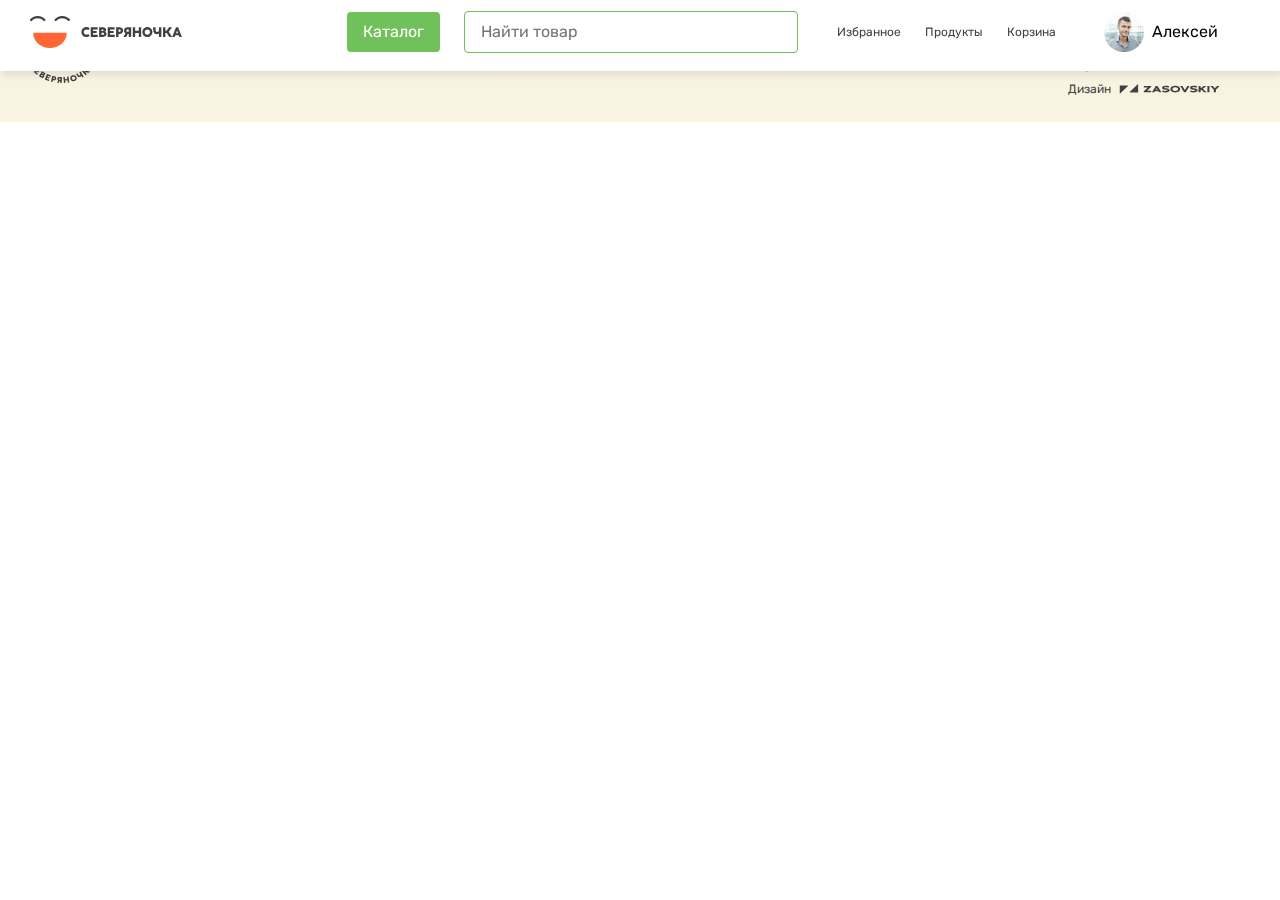
<file: basket.html>
<!DOCTYPE html>
<html lang="en">
  <head>
    <meta charset="UTF-8" />
    <meta http-equiv="X-UA-Compatible" content="IE=edge" />
    <meta name="viewport" content="width=device-width, initial-scale=1.0" />
    <title>Home</title>
    <link rel="stylesheet" href="bootstrap/bootstrap.css" />
    <link rel="stylesheet" href="./css/home.min.css" />
    <link
      rel="stylesheet"
      href="https://unicons.iconscout.com/release/v4.0.0/css/line.css"
    />
  </head>
  <body>
    <header>
      <nav id="navbar">
        <div class="container">
          <div
            class="nav-container gap-5 d-flex justify-content-between align-items-center"
          >
            <div class="nav-logo w-auto">
              <a class="navbar-brand" href="index.html"
                ><img src="images/nav-logo.svg" alt=""
              /></a>
              <a class="navbar__res-logo" href="index.html"
                ><img src="images/res-logo.svg" alt=""
              /></a>
            </div>
            <div class="nav__scroll d-flex justify-content-between w-100">
              <div
                class="nav-middle w-100 d-flex align-items-center justify-content-center gap-4"
              >
                <div
                  class="nav-catalog d-none d-sm-flex align-items-center gap-2"
                >
                  <button id="navbar_btn" class="">
                    <i class="uil uil-bars"></i>
                  </button>
                  <a href="catalog.html">Каталог</a>
                </div>
                <div class="nav-input">
                  <form>
                    <input
                      class="search"
                      placeholder="Найти товар"
                      type="text"
                    />
                    <i class="uil uil-search"></i>
                  </form>
                </div>
              </div>
              <div class="nav-right d-flex align-items-center gap-5">
                <div class="nav__menus-icons d-flex gap-4">
                  <div
                    class="nav__menu-icon d-flex flex-column align-items-center"
                  >
                    <a href="favourite.html">
                      <i class="uil uil-heart"> </i>
                    </a>
                    <p class="m-0">Избранное</p>
                  </div>
                  <div class="nav__menu-icon">
                    <a href="products.html" class="d-flex flex-column align-items-center">
                      <i class="uil uil-box"></i>
                      <p class="m-0">Продукты</p>
                    </a>
                  </div>
                  <div
                    class="nav__menu-icon d-flex flex-column align-items-center"
                  >
                    <a href="basket.html" type="button">
                      <i class="uil uil-shopping-cart"> </i>
                    </a>
                    <p class="m-0">Корзина</p>
                  </div>
                </div>
                <div class="nav-avatar d-flex align-items-center gap-3">
                  <button id="myBtn" class="d-flex align-items-center gap-2">
                    <img src="images/profile.svg" alt="" />
                    <p class="m-0">Алексей</p>
                  </button>
                  <button>
                    <i class="ps-3 uil uil-angle-down"></i>
                  </button>
                </div>
                <div id="myModal" class="modal">
                  <div
                    class="modal-content d-flex justify-content-center align-items-center"
                  >
                    <span class="close">&times;</span>
                    <h1>Вход</h1>
                    <form action="submit">
                      <div class="phone d-flex">
                        <label for="phone">Телефон</label>
                        <input
                          id="phone"
                          type="number"
                          pattern=" ^\+998(33|7(0|1|7)|88|9\d{1})(\d{7})$"
                        />
                      </div>
                      <button class="submit" type="submit">Вход</button>
                      <div class="btns d-flex justify-content-between">
                        <button>Регистрация</button>
                        <button>Забыли пароль?</button>
                      </div>
                    </form>
                  </div>
                </div>
              </div>
            </div>
          </div>
        </div>
        <div class="navbarr">
          <div class="navbar">
            <div id="navbarMenu" class="navbar-menus">
              <div class="container">
                <ul class="navbar-nav m-0">
                  <div class="nav__item-menus">
                    <li class="nav-item custom_item-btn">
                      <a class="nav-link" href="catalog.html"
                        >Молоко, сыр, яйцо</a
                      >
                    </li>
                    <li class="nav-item custom-item">
                      <a class="nav-link custom-navlink" href="catalog.html"
                        >Хлеб</a
                      >
                    </li>
                    <li class="nav-item custom-item">
                      <a class="nav-link custom-navlink" href="catalog.html"
                        >Фрукты и овощи</a
                      >
                    </li>
                    <li class="nav-item custom_item-btn">
                      <a class="nav-link" href="catalog.html"
                        >Замороженные продукты</a
                      >
                    </li>
                  </div>
                  <div class="nav__item-menus">
                    <li class="nav-item custom_item-btn">
                      <a class="nav-link" href="catalog.html">Напитки</a>
                    </li>
                    <li class="nav-item custom-item">
                      <a class="nav-link custom-navlink" href="catalog.html"
                        >Кондитерские изделия</a
                      >
                    </li>
                    <li class="nav-item custom-item">
                      <a class="nav-link custom-navlink" href="catalog.html"
                        >Чай, кофе</a
                      >
                    </li>
                  </div>
                  <div class="nav__item-menus">
                    <li class="nav-item custom_item-btn">
                      <a class="nav-link" href="catalog.html">Бакалея</a>
                    </li>
                    <li class="nav-item custom-item">
                      <a class="nav-link custom-navlink" href="catalog.html"
                        >Здоровое питание</a
                      >
                    </li>
                    <li class="nav-item custom-item">
                      <a class="nav-link custom-navlink" href="catalog.html"
                        >Зоотовары</a
                      >
                    </li>
                  </div>
                  <div class="nav__item-menus">
                    <li class="nav-item custom_item-btn">
                      <a class="nav-link" href="catalog.html"
                        >Непродовольственные товары</a
                      >
                    </li>
                    <li class="nav-item custom-item">
                      <a class="nav-link custom-navlink" href="catalog.html"
                        >Детское питание</a
                      >
                    </li>
                    <li class="nav-item custom-item">
                      <a class="nav-link custom-navlink" href="catalog.html"
                        >Мясо, птица, колбаса</a
                      >
                    </li>
                  </div>
                </ul>
              </div>
            </div>
          </div>
        </div>
      </nav>
    </header>
    <section class="bottom__fixed-menu">
      <div class="container">
        <div class="bottom__fixed-btns align-items-center">
          <button
            id="footer__btn"
            class="d-flex flex-column align-items-center"
          >
            <img src="images/bottom-menu.svg" alt="" />
            Каталог
          </button>
          <a
            href="favourite.html"
            class="d-flex flex-column align-items-center"
          >
            <img src="images/bottom-heart.svg" alt="" />
            Избранное
          </a>
          <a href="products.html" class="d-flex flex-column align-items-center">
            <img src="images/bottom-box.svg" alt="" />
            Продукты
          </a>
          <a href="basket.html" class="d-flex flex-column align-items-center">
            <img src="images/bottom-cart.svg" alt="" />
            Корзина
          </a>
          <button id="myBtn">
            <img src="images/profile.svg" alt="" />
          </button>
          <div id="myModal" class="modal">
            <div
              class="modal-content d-flex justify-content-center align-items-center"
            >
              <span class="close">&times;</span>
              <h1>Вход</h1>
              <form action="submit">
                <div class="phone d-flex">
                  <label for="phone">Телефон</label>
                  <input
                    id="phone"
                    type="number"
                    pattern=" ^\+998(33|7(0|1|7)|88|9\d{1})(\d{7})$"
                  />
                </div>
                <button class="submit" type="submit">Вход</button>
                <div class="btns d-flex justify-content-between">
                  <button>Регистрация</button>
                  <button>Забыли пароль?</button>
                </div>
              </form>
            </div>
          </div>
        </div>
      </div>
      <div class="container">
        <div class="footer__fixed">
          <div class="footerr">
            <div id="footerMenu" class="footer__fixed-menus">
              <ul class="footer-nav m-0">
                <div class="footer__item-menus">
                  <li class="nav-item custom_item-btn">
                    <a class="nav-link" href="catalog.html"
                      >Молоко, сыр, яйцо</a
                    >
                  </li>
                  <li class="nav-item custom-item">
                    <a class="nav-link custom-navlink" href="catalog.html"
                      >Хлеб</a
                    >
                  </li>
                  <li class="nav-item custom-item">
                    <a class="nav-link custom-navlink" href="catalog.html"
                      >Фрукты и овощи</a
                    >
                  </li>
                  <li class="nav-item custom_item-btn">
                    <a class="nav-link" href="catalog.html"
                      >Замороженные продукты</a
                    >
                  </li>
                </div>
                <div class="nav__item-menus">
                  <li class="nav-item custom_item-btn">
                    <a class="nav-link" href="catalog.html">Напитки</a>
                  </li>
                  <li class="nav-item custom-item">
                    <a class="nav-link custom-navlink" href="catalog.html"
                      >Кондитерские изделия</a
                    >
                  </li>
                  <li class="nav-item custom-item">
                    <a class="nav-link custom-navlink" href="catalog.html"
                      >Чай, кофе</a
                    >
                  </li>
                </div>
                <div class="nav__item-menus">
                  <li class="nav-item custom_item-btn">
                    <a class="nav-link" href="catalog.html">Бакалея</a>
                  </li>
                  <li class="nav-item custom-item">
                    <a class="nav-link custom-navlink" href="catalog.html"
                      >Здоровое питание</a
                    >
                  </li>
                  <li class="nav-item custom-item">
                    <a class="nav-link custom-navlink" href="catalog.html"
                      >Зоотовары</a
                    >
                  </li>
                </div>
                <div class="nav__item-menus">
                  <li class="nav-item custom_item-btn">
                    <a class="nav-link" href="catalog.html"
                      >Непродовольственные товары</a
                    >
                  </li>
                  <li class="nav-item custom-item">
                    <a class="nav-link custom-navlink" href="catalog.html"
                      >Детское питание</a
                    >
                  </li>
                  <li class="nav-item custom-item">
                    <a class="nav-link custom-navlink" href="catalog.html"
                      >Мясо, птица, колбаса</a
                    >
                  </li>
                </div>
              </ul>
            </div>
          </div>
        </div>
      </div>
    </section>
   
    <footer>
      <div class="footer">
        <div
          class="container d-flex flex-column flex-sm-row gap-4 justify-content-between align-items-center"
        >
          <div
            class="footer-logo d-flex align-items-center align-items-sm-start gap-4 gap-sm-4 align-items-lg-center flex-column flex-md-row"
          >
            <img class="footer-img" src="images/footer-logo.svg" alt="" />
            <div class="call-res">
              <div>
                <img src="images/footer-logo.svg" alt="" />
              </div>
              <div
                class="footer__call-center-res gap-1 gap-sm-5 align-items-center"
              >
                <div class="footer-icons">
                  <img src="images/instagram.svg" alt="" />
                  <img src="images/vkontakte.svg" alt="" />
                  <img src="images/facebook.svg" alt="" />
                  <img src="images/ok.svg" alt="" />
                </div>
                <div class="footer__call">
                  <a
                    class="mt-0 mt-xl-4 d-flex align-items-center gap-2"
                    href="tel: +8 800 777 33 33"
                    ><img src="images/phone.svg" alt="" />8 800 777 33 33</a
                  >
                </div>
              </div>
            </div>
            <div class="footer-links">
              <ul class="footer__links ps-0 mb-0">
                <ul class="ps-0 d-flex gap-5">
                  <li><a href="#">О компании</a></li>
                  <li><a href="#">Контакты</a></li>
                  <li><a href="#">Вакансии</a></li>
                </ul>
                <ul class="ps-0 d-flex gap-5">
                  <li><a href="#">Статьи</a></li>
                  <li>
                    <a href="#">Политика обработки персональных данных</a>
                  </li>
                </ul>
              </ul>
            </div>
            <div class="footer-links-res">
              <ul class="footer__links ps-0 mb-0">
                <ul class="ps-0 d-flex gap-4">
                  <li><a href="#">О компании</a></li>
                  <li><a href="#">Контакты</a></li>
                  <li><a href="#">Вакансии</a></li>
                  <li><a href="#">Статьи</a></li>
                </ul>
                <ul class="ps-0 d-flex gap-5">
                  <li>
                    <a href="#">Политика обработки персональных данных</a>
                  </li>
                </ul>
              </ul>
            </div>
          </div>
          <div
            class="footer__call-center gap-1 gap-sm-1 gap-md-4 gap-lg-5 align-items-center"
          >
            <div class="footer-icons ms-3">
              <img src="images/instagram.svg" alt="" />
              <img src="images/vkontakte.svg" alt="" />
              <img src="images/facebook.svg" alt="" />
              <img src="images/ok.svg" alt="" />
            </div>
            <div class="footer__call">
              <a
                class="mt-0 mt-xl-4 d-flex align-items-center gap-2"
                href="tel: +8 800 777 33 33"
                ><img src="images/phone.svg" alt="" />8 800 777 33 33</a
              >
              <div
                class="container footer__bottom-logo d-flex align-items-center justify-content-end mt-2 ps-0 gap-2"
              >
                <p class="m-0">Дизайн</p>
                <img src="images/footer-log1.svg" alt="" />
              </div>
            </div>
          </div>
        </div>
      </div>
    </footer>
    <script src="bootstrap/bootstrap.js"></script>
    <script src="js/main.js"></script>
    <script src="js/products.js"></script>
  </body>
</html>
</file>
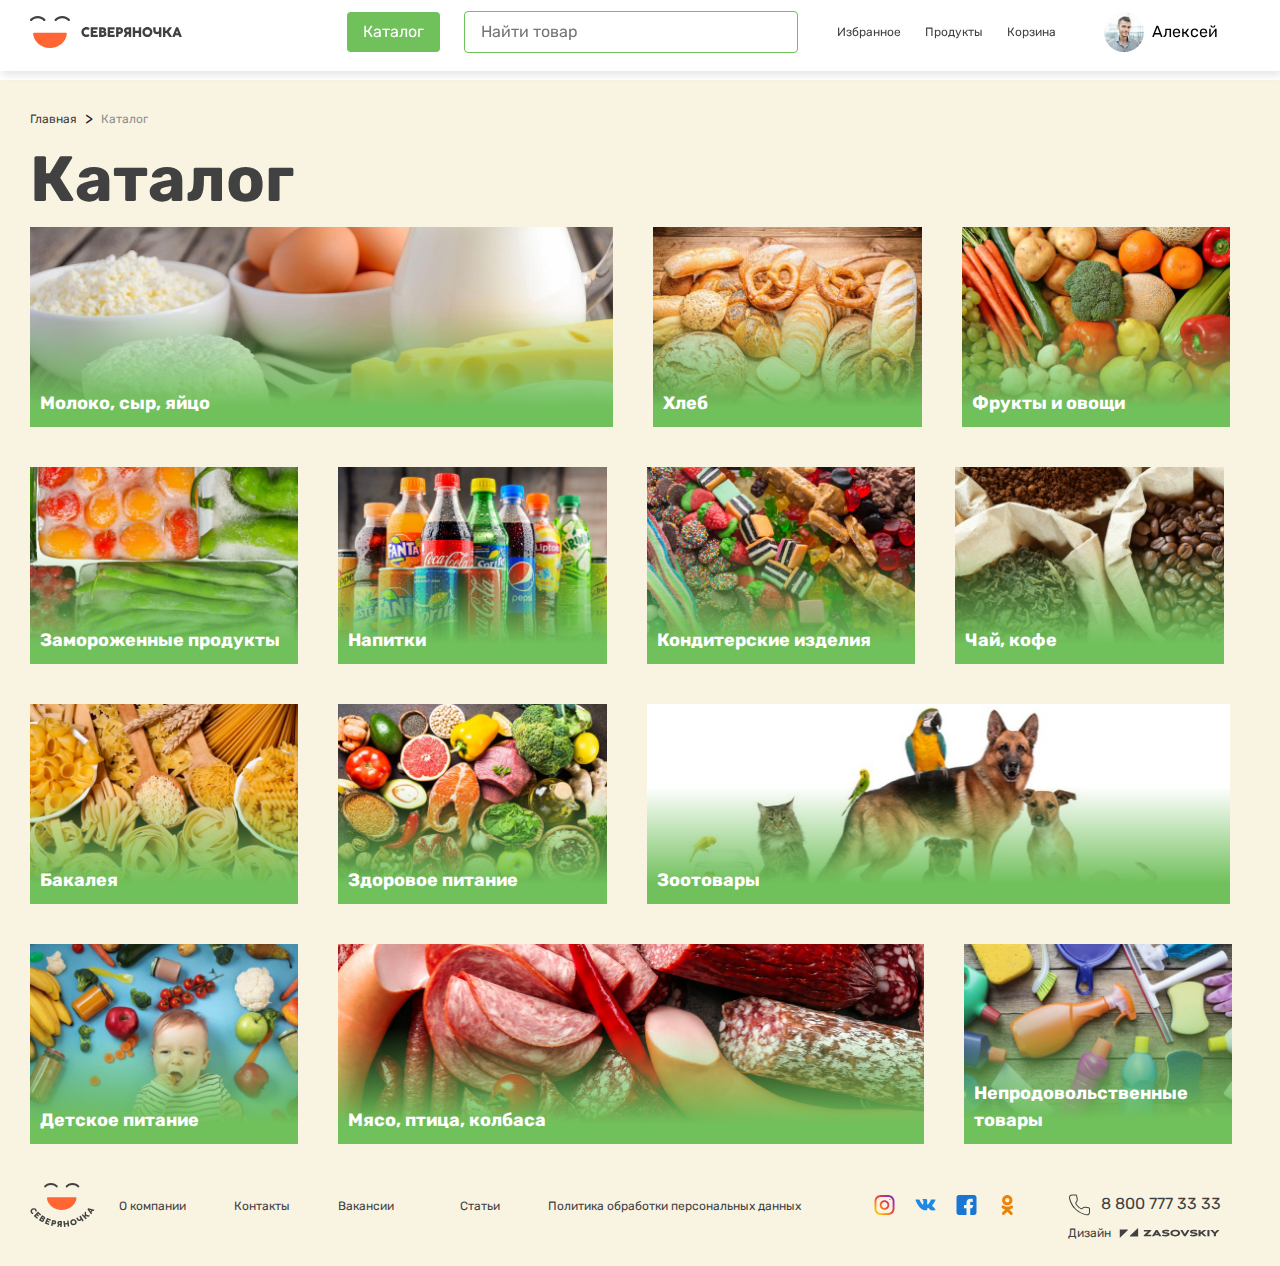
<file: catalog.html>
<!DOCTYPE html>
<html lang="en">
  <head>
    <meta charset="UTF-8" />
    <meta http-equiv="X-UA-Compatible" content="IE=edge" />
    <meta name="viewport" content="width=device-width, initial-scale=1.0" />
    <title>Catalogue</title>
    <link rel="stylesheet" href="bootstrap/bootstrap.css" />
    <link rel="stylesheet" href="./css/catalog.min.css" />
    <link
      rel="stylesheet"
      href="https://unicons.iconscout.com/release/v4.0.0/css/line.css"
    />
  </head>
  <body>
    <header>
      <nav id="navbar">
        <div class="container">
          <div
            class="nav-container gap-5 d-flex justify-content-between align-items-center"
          >
            <div class="nav-logo w-auto">
              <a class="navbar-brand" href="index.html"
                ><img src="images/nav-logo.svg" alt=""
              /></a>
              <a class="navbar__res-logo" href="index.html"
                ><img src="images/res-logo.svg" alt=""
              /></a>
            </div>
            <div class="nav__scroll d-flex justify-content-between w-100">
              <div
                class="nav-middle w-100 d-flex align-items-center justify-content-center gap-4"
              >
                <div
                  class="nav-catalog d-none d-sm-flex align-items-center gap-2"
                >
                  <button id="navbar_btn" class="">
                    <i class="uil uil-bars"></i>
                  </button>
                  <a href="catalog.html">Каталог</a>
                </div>
                <div class="nav-input">
                  <form>
                    <input
                      class="search"
                      placeholder="Найти товар"
                      type="text"
                    />
                    <i class="uil uil-search"></i>
                  </form>
                </div>
              </div>
              <div class="nav-right d-flex align-items-center gap-5">
                <div class="nav__menus-icons d-flex gap-4">
                  <div
                    class="nav__menu-icon d-flex flex-column align-items-center"
                  >
                    <a href="favourite.html">
                      <i class="uil uil-heart"> </i>
                    </a>
                    <p class="m-0">Избранное</p>
                  </div>
                  <div class="nav__menu-icon">
                    <a
                      href="products.html"
                      class="d-flex flex-column align-items-center"
                    >
                      <i class="uil uil-box"></i>
                      <p class="m-0">Продукты</p>
                    </a>
                  </div>
                  <div
                    class="nav__menu-icon d-flex flex-column align-items-center"
                  >
                    <a href="basket.html" type="button">
                      <i class="uil uil-shopping-cart"> </i>
                    </a>
                    <p class="m-0">Корзина</p>
                  </div>
                </div>
                <div class="nav-avatar d-flex align-items-center gap-3">
                  <button id="myBtn" class="d-flex align-items-center gap-2">
                    <img src="images/profile.svg" alt="" />
                    <p class="m-0">Алексей</p>
                  </button>
                  <button>
                    <i class="ps-3 uil uil-angle-down"></i>
                  </button>
                </div>
                <div id="myModal" class="modal">
                  <div
                    class="modal-content d-flex justify-content-center align-items-center"
                  >
                    <span class="close">&times;</span>
                    <h1>Вход</h1>
                    <form action="submit">
                      <div class="phone d-flex">
                        <label for="phone">Телефон</label>
                        <input
                          id="phone"
                          type="number"
                          pattern=" ^\+998(33|7(0|1|7)|88|9\d{1})(\d{7})$"
                        />
                      </div>
                      <button class="submit" type="submit">Вход</button>
                      <div class="btns d-flex justify-content-between">
                        <button>Регистрация</button>
                        <button>Забыли пароль?</button>
                      </div>
                    </form>
                  </div>
                </div>
              </div>
            </div>
          </div>
        </div>
        <div class="navbarr">
          <div class="navbar">
            <div id="navbarMenu" class="navbar-menus">
              <div class="container">
                <ul class="navbar-nav m-0">
                  <div class="nav__item-menus">
                    <li class="nav-item custom_item-btn">
                      <a class="nav-link" href="catalog.html"
                        >Молоко, сыр, яйцо</a
                      >
                    </li>
                    <li class="nav-item custom-item">
                      <a class="nav-link custom-navlink" href="catalog.html"
                        >Хлеб</a
                      >
                    </li>
                    <li class="nav-item custom-item">
                      <a class="nav-link custom-navlink" href="catalog.html"
                        >Фрукты и овощи</a
                      >
                    </li>
                    <li class="nav-item custom_item-btn">
                      <a class="nav-link" href="catalog.html"
                        >Замороженные продукты</a
                      >
                    </li>
                  </div>
                  <div class="nav__item-menus">
                    <li class="nav-item custom_item-btn">
                      <a class="nav-link" href="catalog.html">Напитки</a>
                    </li>
                    <li class="nav-item custom-item">
                      <a class="nav-link custom-navlink" href="catalog.html"
                        >Кондитерские изделия</a
                      >
                    </li>
                    <li class="nav-item custom-item">
                      <a class="nav-link custom-navlink" href="catalog.html"
                        >Чай, кофе</a
                      >
                    </li>
                  </div>
                  <div class="nav__item-menus">
                    <li class="nav-item custom_item-btn">
                      <a class="nav-link" href="catalog.html">Бакалея</a>
                    </li>
                    <li class="nav-item custom-item">
                      <a class="nav-link custom-navlink" href="catalog.html"
                        >Здоровое питание</a
                      >
                    </li>
                    <li class="nav-item custom-item">
                      <a class="nav-link custom-navlink" href="catalog.html"
                        >Зоотовары</a
                      >
                    </li>
                  </div>
                  <div class="nav__item-menus">
                    <li class="nav-item custom_item-btn">
                      <a class="nav-link" href="catalog.html"
                        >Непродовольственные товары</a
                      >
                    </li>
                    <li class="nav-item custom-item">
                      <a class="nav-link custom-navlink" href="catalog.html"
                        >Детское питание</a
                      >
                    </li>
                    <li class="nav-item custom-item">
                      <a class="nav-link custom-navlink" href="catalog.html"
                        >Мясо, птица, колбаса</a
                      >
                    </li>
                  </div>
                </ul>
              </div>
            </div>
          </div>
        </div>
      </nav>
    </header>
    <section class="bottom__fixed-menu">
      <div class="container">
        <div class="bottom__fixed-btns align-items-center">
          <button
            id="footer__btn"
            class="d-flex flex-column align-items-center"
          >
            <img src="images/bottom-menu.svg" alt="" />
            Каталог
          </button>
          <a
            href="favourite.html"
            class="d-flex flex-column align-items-center"
          >
            <img src="images/bottom-heart.svg" alt="" />
            Избранное
          </a>
          <a href="products.html" class="d-flex flex-column align-items-center">
            <img src="images/bottom-box.svg" alt="" />
            Продукты
          </a>
          <a href="basket.html" class="d-flex flex-column align-items-center">
            <img src="images/bottom-cart.svg" alt="" />
            Корзина
          </a>
          <button id="myBtn">
            <img src="images/profile.svg" alt="" />
          </button>
          <div id="myModal" class="modal">
            <div
              class="modal-content d-flex justify-content-center align-items-center"
            >
              <span class="close">&times;</span>
              <h1>Вход</h1>
              <form action="submit">
                <div class="phone d-flex">
                  <label for="phone">Телефон</label>
                  <input
                    id="phone"
                    type="number"
                    pattern=" ^\+998(33|7(0|1|7)|88|9\d{1})(\d{7})$"
                  />
                </div>
                <button class="submit" type="submit">Вход</button>
                <div class="btns d-flex justify-content-between">
                  <button>Регистрация</button>
                  <button>Забыли пароль?</button>
                </div>
              </form>
            </div>
          </div>
        </div>
      </div>
      <div class="container">
        <div class="footer__fixed">
          <div class="footerr">
            <div id="footerMenu" class="footer__fixed-menus">
              <ul class="footer-nav m-0">
                <div class="footer__item-menus">
                  <li class="nav-item custom_item-btn">
                    <a class="nav-link" href="catalog.html"
                      >Молоко, сыр, яйцо</a
                    >
                  </li>
                  <li class="nav-item custom-item">
                    <a class="nav-link custom-navlink" href="catalog.html"
                      >Хлеб</a
                    >
                  </li>
                  <li class="nav-item custom-item">
                    <a class="nav-link custom-navlink" href="catalog.html"
                      >Фрукты и овощи</a
                    >
                  </li>
                  <li class="nav-item custom_item-btn">
                    <a class="nav-link" href="catalog.html"
                      >Замороженные продукты</a
                    >
                  </li>
                </div>
                <div class="nav__item-menus">
                  <li class="nav-item custom_item-btn">
                    <a class="nav-link" href="catalog.html">Напитки</a>
                  </li>
                  <li class="nav-item custom-item">
                    <a class="nav-link custom-navlink" href="catalog.html"
                      >Кондитерские изделия</a
                    >
                  </li>
                  <li class="nav-item custom-item">
                    <a class="nav-link custom-navlink" href="catalog.html"
                      >Чай, кофе</a
                    >
                  </li>
                </div>
                <div class="nav__item-menus">
                  <li class="nav-item custom_item-btn">
                    <a class="nav-link" href="catalog.html">Бакалея</a>
                  </li>
                  <li class="nav-item custom-item">
                    <a class="nav-link custom-navlink" href="catalog.html"
                      >Здоровое питание</a
                    >
                  </li>
                  <li class="nav-item custom-item">
                    <a class="nav-link custom-navlink" href="catalog.html"
                      >Зоотовары</a
                    >
                  </li>
                </div>
                <div class="nav__item-menus">
                  <li class="nav-item custom_item-btn">
                    <a class="nav-link" href="catalog.html"
                      >Непродовольственные товары</a
                    >
                  </li>
                  <li class="nav-item custom-item">
                    <a class="nav-link custom-navlink" href="catalog.html"
                      >Детское питание</a
                    >
                  </li>
                  <li class="nav-item custom-item">
                    <a class="nav-link custom-navlink" href="catalog.html"
                      >Мясо, птица, колбаса</a
                    >
                  </li>
                </div>
              </ul>
            </div>
          </div>
        </div>
      </div>
    </section>
    <main>
      <div class="container">
        <div class="navigation d-flex align-items-center gap-2">
          <a href="index.html">Главная</a>
          <p>></p>
          <a class="grey" href="catalog.html">Каталог</a>
        </div>
        <section id="catalog">
          <h1>Каталог</h1>
          <div class="catalog-products w-100">
        </section>
      </div>
    </main>
    <footer>
      <div class="footer">
        <div
          class="container d-flex flex-column flex-sm-row gap-4 justify-content-between align-items-center"
        >
          <div
            class="footer-logo d-flex align-items-center align-items-sm-start gap-4 gap-sm-4 align-items-lg-center flex-column flex-md-row"
          >
            <img class="footer-img" src="images/footer-logo.svg" alt="" />
            <div class="call-res">
              <div>
                <img src="images/footer-logo.svg" alt="" />
              </div>
              <div
                class="footer__call-center-res gap-1 gap-sm-5 align-items-center"
              >
                <div class="footer-icons">
                  <img src="images/instagram.svg" alt="" />
                  <img src="images/vkontakte.svg" alt="" />
                  <img src="images/facebook.svg" alt="" />
                  <img src="images/ok.svg" alt="" />
                </div>
                <div class="footer__call">
                  <a
                    class="mt-0 mt-xl-4 d-flex align-items-center gap-2"
                    href="tel: +8 800 777 33 33"
                    ><img src="images/phone.svg" alt="" />8 800 777 33 33</a
                  >
                </div>
              </div>
            </div>
            <div class="footer-links">
              <ul class="footer__links ps-0 mb-0">
                <ul class="ps-0 d-flex gap-5">
                  <li><a href="#">О компании</a></li>
                  <li><a href="#">Контакты</a></li>
                  <li><a href="#">Вакансии</a></li>
                </ul>
                <ul class="ps-0 d-flex gap-5">
                  <li><a href="#">Статьи</a></li>
                  <li>
                    <a href="#">Политика обработки персональных данных</a>
                  </li>
                </ul>
              </ul>
            </div>
            <div class="footer-links-res">
              <ul class="footer__links ps-0 mb-0">
                <ul class="ps-0 d-flex gap-4">
                  <li><a href="#">О компании</a></li>
                  <li><a href="#">Контакты</a></li>
                  <li><a href="#">Вакансии</a></li>
                  <li><a href="#">Статьи</a></li>
                </ul>
                <ul class="ps-0 d-flex gap-5">
                  <li>
                    <a href="#">Политика обработки персональных данных</a>
                  </li>
                </ul>
              </ul>
            </div>
          </div>
          <div
            class="footer__call-center gap-1 gap-sm-1 gap-md-4 gap-lg-5 align-items-center"
          >
            <div class="footer-icons ms-3">
              <img src="images/instagram.svg" alt="" />
              <img src="images/vkontakte.svg" alt="" />
              <img src="images/facebook.svg" alt="" />
              <img src="images/ok.svg" alt="" />
            </div>
            <div class="footer__call">
              <a
                class="mt-0 mt-xl-4 d-flex align-items-center gap-2"
                href="tel: +8 800 777 33 33"
                ><img src="images/phone.svg" alt="" />8 800 777 33 33</a
              >
              <div
                class="container footer__bottom-logo d-flex align-items-center justify-content-end mt-2 ps-0 gap-2"
              >
                <p class="m-0">Дизайн</p>
                <img src="images/footer-log1.svg" alt="" />
              </div>
            </div>
          </div>
        </div>
      </div>
    </footer>
    <script src="bootstrap/bootstrap.js"></script>
    <script src="js/main.js"></script>
    <script src="js/catalog.js"></script>
  </body>
</html>
</file>
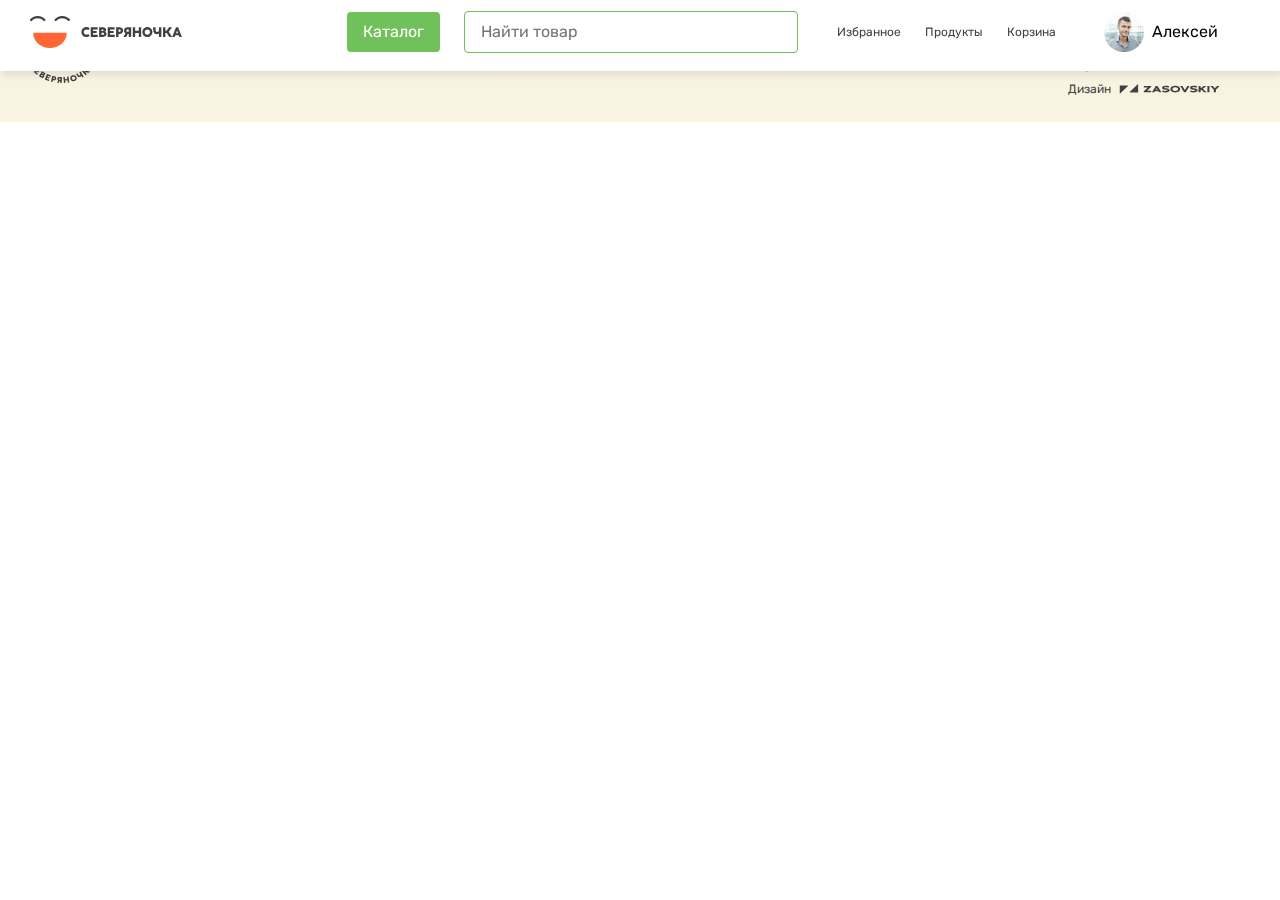
<file: favourite.html>
<!DOCTYPE html>
<html lang="en">
  <head>
    <meta charset="UTF-8" />
    <meta http-equiv="X-UA-Compatible" content="IE=edge" />
    <meta name="viewport" content="width=device-width, initial-scale=1.0" />
    <title>Home</title>
    <link rel="stylesheet" href="bootstrap/bootstrap.css" />
    <link rel="stylesheet" href="./css/home.min.css" />
    <link
      rel="stylesheet"
      href="https://unicons.iconscout.com/release/v4.0.0/css/line.css"
    />
  </head>
  <body>
    <header>
      <nav id="navbar">
        <div class="container">
          <div
            class="nav-container gap-5 d-flex justify-content-between align-items-center"
          >
            <div class="nav-logo w-auto">
              <a class="navbar-brand" href="index.html"
                ><img src="images/nav-logo.svg" alt=""
              /></a>
              <a class="navbar__res-logo" href="index.html"
                ><img src="images/res-logo.svg" alt=""
              /></a>
            </div>
            <div class="nav__scroll d-flex justify-content-between w-100">
              <div
                class="nav-middle w-100 d-flex align-items-center justify-content-center gap-4"
              >
                <div
                  class="nav-catalog d-none d-sm-flex align-items-center gap-2"
                >
                  <button id="navbar_btn" class="">
                    <i class="uil uil-bars"></i>
                  </button>
                  <a href="catalog.html">Каталог</a>
                </div>
                <div class="nav-input">
                  <form>
                    <input
                      class="search"
                      placeholder="Найти товар"
                      type="text"
                    />
                    <i class="uil uil-search"></i>
                  </form>
                </div>
              </div>
              <div class="nav-right d-flex align-items-center gap-5">
                <div class="nav__menus-icons d-flex gap-4">
                  <div
                    class="nav__menu-icon d-flex flex-column align-items-center"
                  >
                    <a href="favourite.html">
                      <i class="uil uil-heart"> </i>
                    </a>
                    <p class="m-0">Избранное</p>
                  </div>
                  <div class="nav__menu-icon">
                    <a href="products.html" class="d-flex flex-column align-items-center">
                      <i class="uil uil-box"></i>
                      <p class="m-0">Продукты</p>
                    </a>
                  </div>
                  <div
                    class="nav__menu-icon d-flex flex-column align-items-center"
                  >
                    <a href="basket.html" type="button">
                      <i class="uil uil-shopping-cart"> </i>
                    </a>
                    <p class="m-0">Корзина</p>
                  </div>
                </div>
                <div class="nav-avatar d-flex align-items-center gap-3">
                  <button id="myBtn" class="d-flex align-items-center gap-2">
                    <img src="images/profile.svg" alt="" />
                    <p class="m-0">Алексей</p>
                  </button>
                  <button>
                    <i class="ps-3 uil uil-angle-down"></i>
                  </button>
                </div>
                <div id="myModal" class="modal">
                  <div
                    class="modal-content d-flex justify-content-center align-items-center"
                  >
                    <span class="close">&times;</span>
                    <h1>Вход</h1>
                    <form action="submit">
                      <div class="phone d-flex">
                        <label for="phone">Телефон</label>
                        <input
                          id="phone"
                          type="number"
                          pattern=" ^\+998(33|7(0|1|7)|88|9\d{1})(\d{7})$"
                        />
                      </div>
                      <button class="submit" type="submit">Вход</button>
                      <div class="btns d-flex justify-content-between">
                        <button>Регистрация</button>
                        <button>Забыли пароль?</button>
                      </div>
                    </form>
                  </div>
                </div>
              </div>
            </div>
          </div>
        </div>
        <div class="navbarr">
          <div class="navbar">
            <div id="navbarMenu" class="navbar-menus">
              <div class="container">
                <ul class="navbar-nav m-0">
                  <div class="nav__item-menus">
                    <li class="nav-item custom_item-btn">
                      <a class="nav-link" href="catalog.html"
                        >Молоко, сыр, яйцо</a
                      >
                    </li>
                    <li class="nav-item custom-item">
                      <a class="nav-link custom-navlink" href="catalog.html"
                        >Хлеб</a
                      >
                    </li>
                    <li class="nav-item custom-item">
                      <a class="nav-link custom-navlink" href="catalog.html"
                        >Фрукты и овощи</a
                      >
                    </li>
                    <li class="nav-item custom_item-btn">
                      <a class="nav-link" href="catalog.html"
                        >Замороженные продукты</a
                      >
                    </li>
                  </div>
                  <div class="nav__item-menus">
                    <li class="nav-item custom_item-btn">
                      <a class="nav-link" href="catalog.html">Напитки</a>
                    </li>
                    <li class="nav-item custom-item">
                      <a class="nav-link custom-navlink" href="catalog.html"
                        >Кондитерские изделия</a
                      >
                    </li>
                    <li class="nav-item custom-item">
                      <a class="nav-link custom-navlink" href="catalog.html"
                        >Чай, кофе</a
                      >
                    </li>
                  </div>
                  <div class="nav__item-menus">
                    <li class="nav-item custom_item-btn">
                      <a class="nav-link" href="catalog.html">Бакалея</a>
                    </li>
                    <li class="nav-item custom-item">
                      <a class="nav-link custom-navlink" href="catalog.html"
                        >Здоровое питание</a
                      >
                    </li>
                    <li class="nav-item custom-item">
                      <a class="nav-link custom-navlink" href="catalog.html"
                        >Зоотовары</a
                      >
                    </li>
                  </div>
                  <div class="nav__item-menus">
                    <li class="nav-item custom_item-btn">
                      <a class="nav-link" href="catalog.html"
                        >Непродовольственные товары</a
                      >
                    </li>
                    <li class="nav-item custom-item">
                      <a class="nav-link custom-navlink" href="catalog.html"
                        >Детское питание</a
                      >
                    </li>
                    <li class="nav-item custom-item">
                      <a class="nav-link custom-navlink" href="catalog.html"
                        >Мясо, птица, колбаса</a
                      >
                    </li>
                  </div>
                </ul>
              </div>
            </div>
          </div>
        </div>
      </nav>
    </header>
    <section class="bottom__fixed-menu">
      <div class="container">
        <div class="bottom__fixed-btns align-items-center">
          <button
            id="footer__btn"
            class="d-flex flex-column align-items-center"
          >
            <img src="images/bottom-menu.svg" alt="" />
            Каталог
          </button>
          <a
            href="favourite.html"
            class="d-flex flex-column align-items-center"
          >
            <img src="images/bottom-heart.svg" alt="" />
            Избранное
          </a>
          <a href="products.html" class="d-flex flex-column align-items-center">
            <img src="images/bottom-box.svg" alt="" />
            Продукты
          </a>
          <a href="basket.html" class="d-flex flex-column align-items-center">
            <img src="images/bottom-cart.svg" alt="" />
            Корзина
          </a>
          <button id="myBtn">
            <img src="images/profile.svg" alt="" />
          </button>
          <div id="myModal" class="modal">
            <div
              class="modal-content d-flex justify-content-center align-items-center"
            >
              <span class="close">&times;</span>
              <h1>Вход</h1>
              <form action="submit">
                <div class="phone d-flex">
                  <label for="phone">Телефон</label>
                  <input
                    id="phone"
                    type="number"
                    pattern=" ^\+998(33|7(0|1|7)|88|9\d{1})(\d{7})$"
                  />
                </div>
                <button class="submit" type="submit">Вход</button>
                <div class="btns d-flex justify-content-between">
                  <button>Регистрация</button>
                  <button>Забыли пароль?</button>
                </div>
              </form>
            </div>
          </div>
        </div>
      </div>
      <div class="container">
        <div class="footer__fixed">
          <div class="footerr">
            <div id="footerMenu" class="footer__fixed-menus">
              <ul class="footer-nav m-0">
                <div class="footer__item-menus">
                  <li class="nav-item custom_item-btn">
                    <a class="nav-link" href="catalog.html"
                      >Молоко, сыр, яйцо</a
                    >
                  </li>
                  <li class="nav-item custom-item">
                    <a class="nav-link custom-navlink" href="catalog.html"
                      >Хлеб</a
                    >
                  </li>
                  <li class="nav-item custom-item">
                    <a class="nav-link custom-navlink" href="catalog.html"
                      >Фрукты и овощи</a
                    >
                  </li>
                  <li class="nav-item custom_item-btn">
                    <a class="nav-link" href="catalog.html"
                      >Замороженные продукты</a
                    >
                  </li>
                </div>
                <div class="nav__item-menus">
                  <li class="nav-item custom_item-btn">
                    <a class="nav-link" href="catalog.html">Напитки</a>
                  </li>
                  <li class="nav-item custom-item">
                    <a class="nav-link custom-navlink" href="catalog.html"
                      >Кондитерские изделия</a
                    >
                  </li>
                  <li class="nav-item custom-item">
                    <a class="nav-link custom-navlink" href="catalog.html"
                      >Чай, кофе</a
                    >
                  </li>
                </div>
                <div class="nav__item-menus">
                  <li class="nav-item custom_item-btn">
                    <a class="nav-link" href="catalog.html">Бакалея</a>
                  </li>
                  <li class="nav-item custom-item">
                    <a class="nav-link custom-navlink" href="catalog.html"
                      >Здоровое питание</a
                    >
                  </li>
                  <li class="nav-item custom-item">
                    <a class="nav-link custom-navlink" href="catalog.html"
                      >Зоотовары</a
                    >
                  </li>
                </div>
                <div class="nav__item-menus">
                  <li class="nav-item custom_item-btn">
                    <a class="nav-link" href="catalog.html"
                      >Непродовольственные товары</a
                    >
                  </li>
                  <li class="nav-item custom-item">
                    <a class="nav-link custom-navlink" href="catalog.html"
                      >Детское питание</a
                    >
                  </li>
                  <li class="nav-item custom-item">
                    <a class="nav-link custom-navlink" href="catalog.html"
                      >Мясо, птица, колбаса</a
                    >
                  </li>
                </div>
              </ul>
            </div>
          </div>
        </div>
      </div>
    </section>

    <footer>
      <div class="footer">
        <div
          class="container d-flex flex-column flex-sm-row gap-4 justify-content-between align-items-center"
        >
          <div
            class="footer-logo d-flex align-items-center align-items-sm-start gap-4 gap-sm-4 align-items-lg-center flex-column flex-md-row"
          >
            <img class="footer-img" src="images/footer-logo.svg" alt="" />
            <div class="call-res">
              <div>
                <img src="images/footer-logo.svg" alt="" />
              </div>
              <div
                class="footer__call-center-res gap-1 gap-sm-5 align-items-center"
              >
                <div class="footer-icons">
                  <img src="images/instagram.svg" alt="" />
                  <img src="images/vkontakte.svg" alt="" />
                  <img src="images/facebook.svg" alt="" />
                  <img src="images/ok.svg" alt="" />
                </div>
                <div class="footer__call">
                  <a
                    class="mt-0 mt-xl-4 d-flex align-items-center gap-2"
                    href="tel: +8 800 777 33 33"
                    ><img src="images/phone.svg" alt="" />8 800 777 33 33</a
                  >
                </div>
              </div>
            </div>
            <div class="footer-links">
              <ul class="footer__links ps-0 mb-0">
                <ul class="ps-0 d-flex gap-5">
                  <li><a href="#">О компании</a></li>
                  <li><a href="#">Контакты</a></li>
                  <li><a href="#">Вакансии</a></li>
                </ul>
                <ul class="ps-0 d-flex gap-5">
                  <li><a href="#">Статьи</a></li>
                  <li>
                    <a href="#">Политика обработки персональных данных</a>
                  </li>
                </ul>
              </ul>
            </div>
            <div class="footer-links-res">
              <ul class="footer__links ps-0 mb-0">
                <ul class="ps-0 d-flex gap-4">
                  <li><a href="#">О компании</a></li>
                  <li><a href="#">Контакты</a></li>
                  <li><a href="#">Вакансии</a></li>
                  <li><a href="#">Статьи</a></li>
                </ul>
                <ul class="ps-0 d-flex gap-5">
                  <li>
                    <a href="#">Политика обработки персональных данных</a>
                  </li>
                </ul>
              </ul>
            </div>
          </div>
          <div
            class="footer__call-center gap-1 gap-sm-1 gap-md-4 gap-lg-5 align-items-center"
          >
            <div class="footer-icons ms-3">
              <img src="images/instagram.svg" alt="" />
              <img src="images/vkontakte.svg" alt="" />
              <img src="images/facebook.svg" alt="" />
              <img src="images/ok.svg" alt="" />
            </div>
            <div class="footer__call">
              <a
                class="mt-0 mt-xl-4 d-flex align-items-center gap-2"
                href="tel: +8 800 777 33 33"
                ><img src="images/phone.svg" alt="" />8 800 777 33 33</a
              >
              <div
                class="container footer__bottom-logo d-flex align-items-center justify-content-end mt-2 ps-0 gap-2"
              >
                <p class="m-0">Дизайн</p>
                <img src="images/footer-log1.svg" alt="" />
              </div>
            </div>
          </div>
        </div>
      </div>
    </footer>
    <script src="bootstrap/bootstrap.js"></script>
    <script src="js/main.js"></script>
    <script src="js/products.js"></script>
  </body>
</html>
</file>
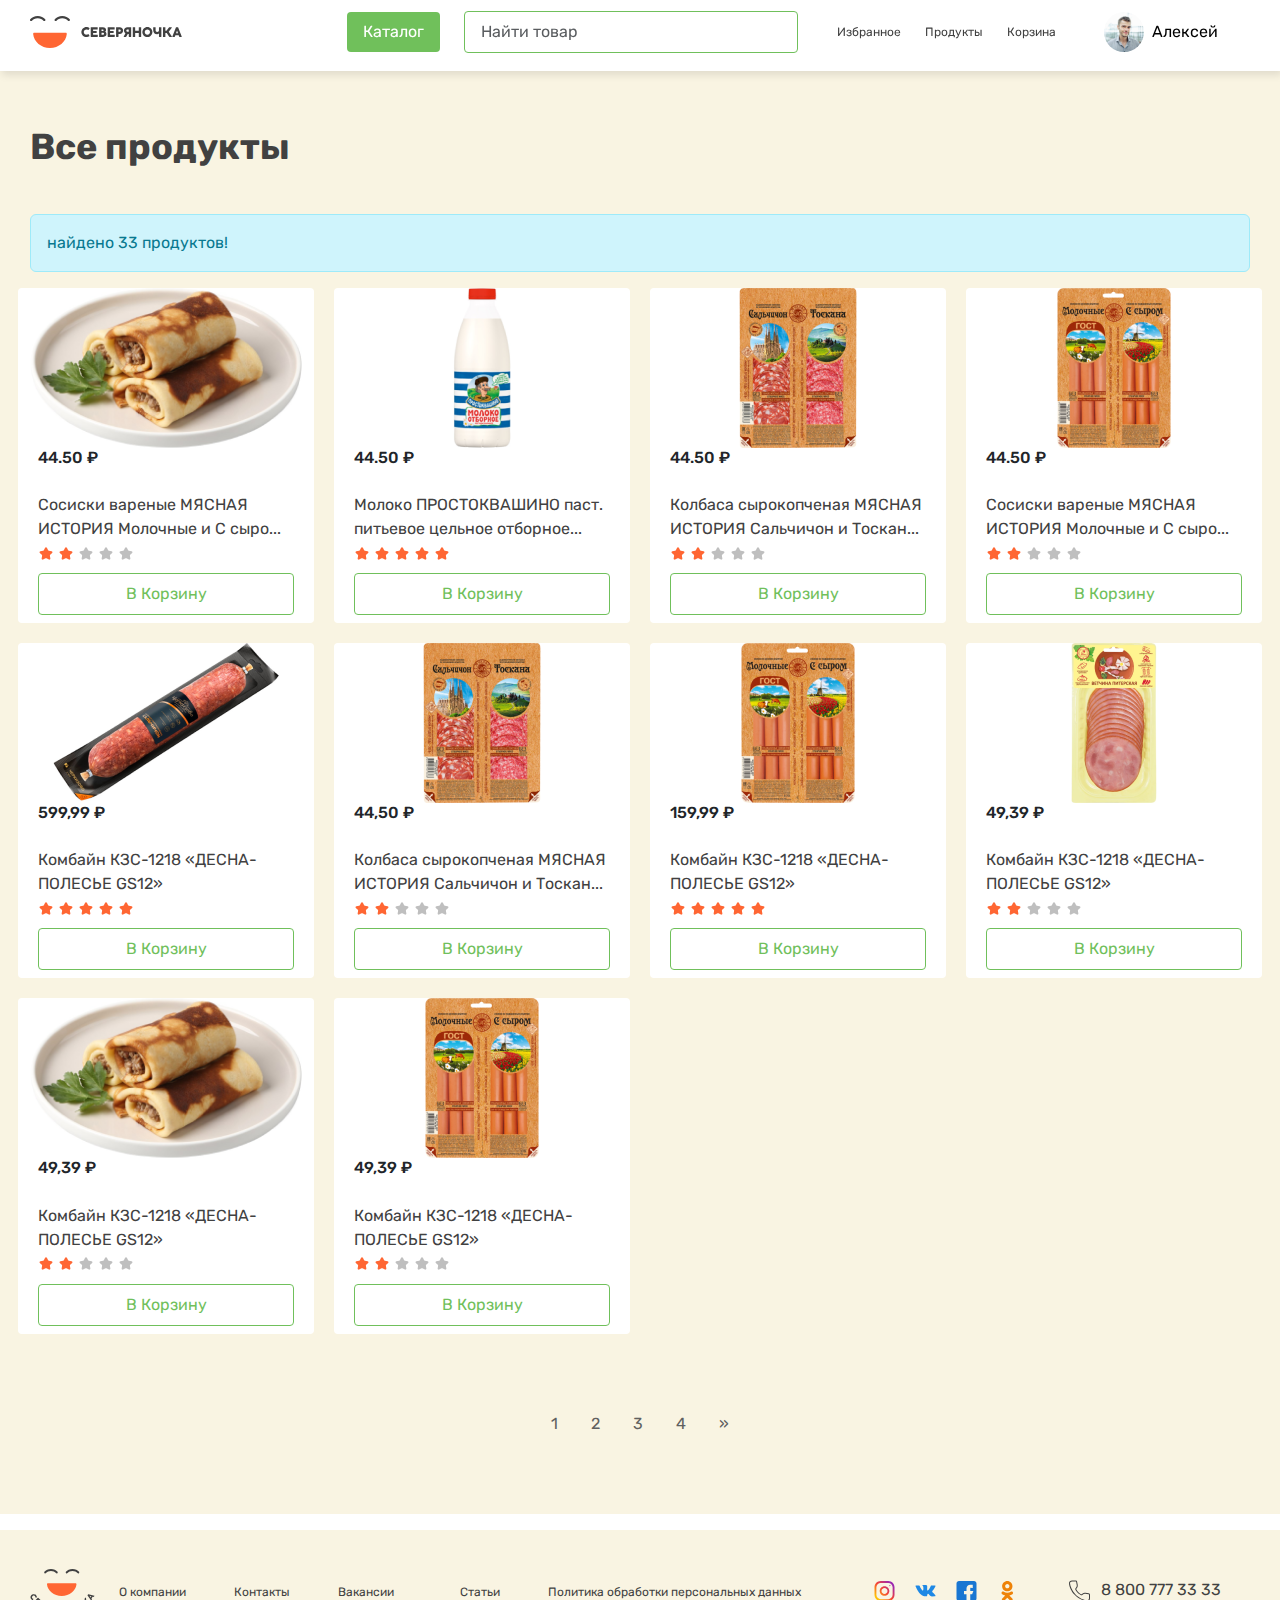
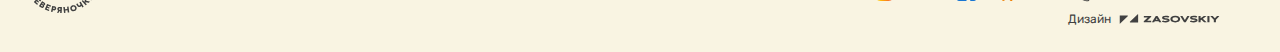
<file: products.html>
<!DOCTYPE html>
<html lang="en">
  <head>
    <meta charset="UTF-8" />
    <meta http-equiv="X-UA-Compatible" content="IE=edge" />
    <meta name="viewport" content="width=device-width, initial-scale=1.0" />
    <title>Home</title>
    <link rel="stylesheet" href="bootstrap/bootstrap.css" />
    <link rel="stylesheet" href="./css/products.min.css" />
    <link
      rel="stylesheet"
      href="https://unicons.iconscout.com/release/v4.0.0/css/line.css"
    />
  </head>
  <body>
    <header>
      <nav id="navbar">
        <div class="container">
          <div
            class="nav-container gap-5 d-flex justify-content-between align-items-center"
          >
            <div class="nav-logo w-auto">
              <a class="navbar-brand" href="index.html"
                ><img src="images/nav-logo.svg" alt=""
              /></a>
              <a class="navbar__res-logo" href="index.html"
                ><img src="images/res-logo.svg" alt=""
              /></a>
            </div>
            <div class="nav__scroll d-flex justify-content-between w-100">
              <div
                class="nav-middle w-100 d-flex align-items-center justify-content-center gap-4"
              >
                <div
                  class="nav-catalog d-none d-sm-flex align-items-center gap-2"
                >
                  <button id="navbar_btn" class="">
                    <i class="uil uil-bars"></i>
                  </button>
                  <a href="catalog.html">Каталог</a>
                </div>
                <div class="nav-input">
                  <form>
                    <input
                      class="form-control search"
                      placeholder="Найти товар"
                      type="text"
                    />
                    <i class="uil uil-search"></i>
                  </form>
                </div>
              </div>
              <div class="nav-right d-flex align-items-center gap-5">
                <div class="nav__menus-icons d-flex gap-4">
                  <div
                    class="nav__menu-icon d-flex flex-column align-items-center"
                  >
                    <a href="favourite.html">
                      <i class="uil uil-heart"> </i>
                    </a>
                    <p class="m-0">Избранное</p>
                  </div>
                  <div class="nav__menu-icon">
                    <a
                      href="products.html"
                      class="d-flex flex-column align-items-center"
                    >
                      <i class="uil uil-box"></i>
                      <p class="m-0">Продукты</p>
                    </a>
                  </div>
                  <div
                    class="nav__menu-icon d-flex flex-column align-items-center"
                  >
                    <a href="basket.html" type="button">
                      <i class="uil uil-shopping-cart"> </i>
                    </a>
                    <p class="m-0">Корзина</p>
                  </div>
                </div>
                <div class="nav-avatar d-flex align-items-center gap-3">
                  <button id="myBtn" class="d-flex align-items-center gap-2">
                    <img src="images/profile.svg" alt="" />
                    <p class="m-0">Алексей</p>
                  </button>
                  <button>
                    <i class="ps-3 uil uil-angle-down"></i>
                  </button>
                </div>
                <div id="myModal" class="modal">
                  <div
                    class="modal-content d-flex justify-content-center align-items-center"
                  >
                    <span class="close">&times;</span>
                    <h1>Вход</h1>
                    <form action="submit">
                      <div class="phone d-flex">
                        <label for="phone">Телефон</label>
                        <input
                          id="phone"
                          type="number"
                          pattern=" ^\+998(33|7(0|1|7)|88|9\d{1})(\d{7})$"
                        />
                      </div>
                      <button class="submit" type="submit">Вход</button>
                      <div class="btns d-flex justify-content-between">
                        <button>Регистрация</button>
                        <button>Забыли пароль?</button>
                      </div>
                    </form>
                  </div>
                </div>
              </div>
            </div>
          </div>
        </div>
        <div class="navbarr">
          <div class="navbar">
            <div id="navbarMenu" class="navbar-menus">
              <div class="container">
                <ul class="navbar-nav m-0">
                  <div class="nav__item-menus">
                    <li class="nav-item custom_item-btn">
                      <a class="nav-link" href="catalog.html"
                        >Молоко, сыр, яйцо</a
                      >
                    </li>
                    <li class="nav-item custom-item">
                      <a class="nav-link custom-navlink" href="catalog.html"
                        >Хлеб</a
                      >
                    </li>
                    <li class="nav-item custom-item">
                      <a class="nav-link custom-navlink" href="catalog.html"
                        >Фрукты и овощи</a
                      >
                    </li>
                    <li class="nav-item custom_item-btn">
                      <a class="nav-link" href="catalog.html"
                        >Замороженные продукты</a
                      >
                    </li>
                  </div>
                  <div class="nav__item-menus">
                    <li class="nav-item custom_item-btn">
                      <a class="nav-link" href="catalog.html">Напитки</a>
                    </li>
                    <li class="nav-item custom-item">
                      <a class="nav-link custom-navlink" href="catalog.html"
                        >Кондитерские изделия</a
                      >
                    </li>
                    <li class="nav-item custom-item">
                      <a class="nav-link custom-navlink" href="catalog.html"
                        >Чай, кофе</a
                      >
                    </li>
                  </div>
                  <div class="nav__item-menus">
                    <li class="nav-item custom_item-btn">
                      <a class="nav-link" href="catalog.html">Бакалея</a>
                    </li>
                    <li class="nav-item custom-item">
                      <a class="nav-link custom-navlink" href="catalog.html"
                        >Здоровое питание</a
                      >
                    </li>
                    <li class="nav-item custom-item">
                      <a class="nav-link custom-navlink" href="catalog.html"
                        >Зоотовары</a
                      >
                    </li>
                  </div>
                  <div class="nav__item-menus">
                    <li class="nav-item custom_item-btn">
                      <a class="nav-link" href="catalog.html"
                        >Непродовольственные товары</a
                      >
                    </li>
                    <li class="nav-item custom-item">
                      <a class="nav-link custom-navlink" href="catalog.html"
                        >Детское питание</a
                      >
                    </li>
                    <li class="nav-item custom-item">
                      <a class="nav-link custom-navlink" href="catalog.html"
                        >Мясо, птица, колбаса</a
                      >
                    </li>
                  </div>
                </ul>
              </div>
            </div>
          </div>
        </div>
      </nav>
    </header>
    <section class="bottom__fixed-menu">
      <div class="container">
        <div class="bottom__fixed-btns align-items-center">
          <button
            id="footer__btn"
            class="d-flex flex-column align-items-center"
          >
            <img src="images/bottom-menu.svg" alt="" />
            Каталог
          </button>
          <a
            href="favourite.html"
            class="d-flex flex-column align-items-center"
          >
            <img src="images/bottom-heart.svg" alt="" />
            Избранное
          </a>
          <a href="products.html" class="d-flex flex-column align-items-center">
            <img src="images/bottom-box.svg" alt="" />
            Продукты
          </a>
          <a href="basket.html" class="d-flex flex-column align-items-center">
            <img src="images/bottom-cart.svg" alt="" />
            Корзина
          </a>
          <button id="myBtn">
            <img src="images/profile.svg" alt="" />
          </button>
          <div id="myModal" class="modal">
            <div
              class="modal-content d-flex justify-content-center align-items-center"
            >
              <span class="close">&times;</span>
              <h1>Вход</h1>
              <form action="submit">
                <div class="phone d-flex">
                  <label for="phone">Телефон</label>
                  <input
                    id="phone"
                    type="number"
                    pattern=" ^\+998(33|7(0|1|7)|88|9\d{1})(\d{7})$"
                  />
                </div>
                <button class="submit" type="submit">Вход</button>
                <div class="btns d-flex justify-content-between">
                  <button>Регистрация</button>
                  <button>Забыли пароль?</button>
                </div>
              </form>
            </div>
          </div>
        </div>
      </div>
      <div class="container">
        <div class="footer__fixed">
          <div class="footerr">
            <div id="footerMenu" class="footer__fixed-menus">
              <ul class="footer-nav m-0">
                <div class="footer__item-menus">
                  <li class="nav-item custom_item-btn">
                    <a class="nav-link" href="catalog.html"
                      >Молоко, сыр, яйцо</a
                    >
                  </li>
                  <li class="nav-item custom-item">
                    <a class="nav-link custom-navlink" href="catalog.html"
                      >Хлеб</a
                    >
                  </li>
                  <li class="nav-item custom-item">
                    <a class="nav-link custom-navlink" href="catalog.html"
                      >Фрукты и овощи</a
                    >
                  </li>
                  <li class="nav-item custom_item-btn">
                    <a class="nav-link" href="catalog.html"
                      >Замороженные продукты</a
                    >
                  </li>
                </div>
                <div class="nav__item-menus">
                  <li class="nav-item custom_item-btn">
                    <a class="nav-link" href="catalog.html">Напитки</a>
                  </li>
                  <li class="nav-item custom-item">
                    <a class="nav-link custom-navlink" href="catalog.html"
                      >Кондитерские изделия</a
                    >
                  </li>
                  <li class="nav-item custom-item">
                    <a class="nav-link custom-navlink" href="catalog.html"
                      >Чай, кофе</a
                    >
                  </li>
                </div>
                <div class="nav__item-menus">
                  <li class="nav-item custom_item-btn">
                    <a class="nav-link" href="catalog.html">Бакалея</a>
                  </li>
                  <li class="nav-item custom-item">
                    <a class="nav-link custom-navlink" href="catalog.html"
                      >Здоровое питание</a
                    >
                  </li>
                  <li class="nav-item custom-item">
                    <a class="nav-link custom-navlink" href="catalog.html"
                      >Зоотовары</a
                    >
                  </li>
                </div>
                <div class="nav__item-menus">
                  <li class="nav-item custom_item-btn">
                    <a class="nav-link" href="catalog.html"
                      >Непродовольственные товары</a
                    >
                  </li>
                  <li class="nav-item custom-item">
                    <a class="nav-link custom-navlink" href="catalog.html"
                      >Детское питание</a
                    >
                  </li>
                  <li class="nav-item custom-item">
                    <a class="nav-link custom-navlink" href="catalog.html"
                      >Мясо, птица, колбаса</a
                    >
                  </li>
                </div>
              </ul>
            </div>
          </div>
        </div>
      </div>
    </section>
    <main>
      <div class="container">
        <h1>Все продукты</h1>
        <div class="alert alert-info products-count" role="alert"></div>
        <div class="row products-row"></div>
        <nav class="products-pgntn" aria-label="Page navigation example"></nav>
      </div>
    </main>
    <footer>
      <div class="footer">
        <div
          class="container d-flex flex-column flex-sm-row gap-4 justify-content-between align-items-center"
        >
          <div
            class="footer-logo d-flex align-items-center align-items-sm-start gap-4 gap-sm-4 align-items-lg-center flex-column flex-md-row"
          >
            <img class="footer-img" src="images/footer-logo.svg" alt="" />
            <div class="call-res">
              <div>
                <img src="images/footer-logo.svg" alt="" />
              </div>
              <div
                class="footer__call-center-res gap-1 gap-sm-5 align-items-center"
              >
                <div class="footer-icons">
                  <img src="images/instagram.svg" alt="" />
                  <img src="images/vkontakte.svg" alt="" />
                  <img src="images/facebook.svg" alt="" />
                  <img src="images/ok.svg" alt="" />
                </div>
                <div class="footer__call">
                  <a
                    class="mt-0 mt-xl-4 d-flex align-items-center gap-2"
                    href="tel: +8 800 777 33 33"
                    ><img src="images/phone.svg" alt="" />8 800 777 33 33</a
                  >
                </div>
              </div>
            </div>
            <div class="footer-links">
              <ul class="footer__links ps-0 mb-0">
                <ul class="ps-0 d-flex gap-5">
                  <li><a href="#">О компании</a></li>
                  <li><a href="#">Контакты</a></li>
                  <li><a href="#">Вакансии</a></li>
                </ul>
                <ul class="ps-0 d-flex gap-5">
                  <li><a href="#">Статьи</a></li>
                  <li>
                    <a href="#">Политика обработки персональных данных</a>
                  </li>
                </ul>
              </ul>
            </div>
            <div class="footer-links-res">
              <ul class="footer__links ps-0 mb-0">
                <ul class="ps-0 d-flex gap-4">
                  <li><a href="#">О компании</a></li>
                  <li><a href="#">Контакты</a></li>
                  <li><a href="#">Вакансии</a></li>
                  <li><a href="#">Статьи</a></li>
                </ul>
                <ul class="ps-0 d-flex gap-5">
                  <li>
                    <a href="#">Политика обработки персональных данных</a>
                  </li>
                </ul>
              </ul>
            </div>
          </div>
          <div
            class="footer__call-center gap-1 gap-sm-1 gap-md-4 gap-lg-5 align-items-center"
          >
            <div class="footer-icons ms-3">
              <img src="images/instagram.svg" alt="" />
              <img src="images/vkontakte.svg" alt="" />
              <img src="images/facebook.svg" alt="" />
              <img src="images/ok.svg" alt="" />
            </div>
            <div class="footer__call">
              <a
                class="mt-0 mt-xl-4 d-flex align-items-center gap-2"
                href="tel: +8 800 777 33 33"
                ><img src="images/phone.svg" alt="" />8 800 777 33 33</a
              >
              <div
                class="container footer__bottom-logo d-flex align-items-center justify-content-end mt-2 ps-0 gap-2"
              >
                <p class="m-0">Дизайн</p>
                <img src="images/footer-log1.svg" alt="" />
              </div>
            </div>
          </div>
        </div>
      </div>
    </footer>
    <script src="bootstrap/bootstrap.js"></script>
    <script src="js/main.js"></script>
    <script src="js/products.js"></script>
    <script src="js/search.js"></script>
  </body>
</html>
</file>
<file: css/home.min.css>
@import"https://fonts.googleapis.com/css2?family=Rubik:wght@400;500;600;700&display=swap";header{position:relative}#margin_top{margin-top:24px}.nav-container{padding:11px 0 2px 0;display:flex;justify-content:space-between;align-items:center}.nav-container .navbar__res-logo{display:none}.nav-container .nav-catalog{padding:8px 16px 8px 8px;background:#70c05b;border-radius:4px;font-style:normal;font-weight:400;font-size:1rem;line-height:150%;color:#fff}.nav-container .nav-catalog a{font-style:normal;font-weight:400;font-size:1rem;line-height:150%;color:#fff}.nav-container .nav-catalog button{color:#fff;background-color:rgba(0,0,0,0);border:none;transition:.3s}.nav-container .nav-catalog button i{font-size:24px}.nav-container .nav-input form{position:relative}.nav-container .nav-input form input{padding:8px 20px 8px 16px;font-style:normal;font-weight:400;font-size:1rem;line-height:150%;color:#8f8f8f;background:#fff;border:1px solid #70c05b;border-radius:4px}.nav-container .nav-input form input:focus{outline:none;box-shadow:none}.nav-container .nav-input form i{position:absolute;top:25%;right:10px}@media(min-width: 1100px){.nav-container .nav-input form input{width:110%}.nav-container .nav-input form i{right:-5px}}@media(min-width: 1200px){.nav-container .nav-input form input{width:130%}.nav-container .nav-input form i{right:-50px}}.nav-container .nav-right .nav-avatar button{border:none;background-color:rgba(0,0,0,0)}.nav-container .nav-right .nav__menus-icons .nav__menu-icon a i{color:#000}.nav-container .nav-right .nav__menus-icons .nav__menu-icon button,.nav-container .nav-right .nav__menus-icons .nav__menu-icon a{border:none;background-color:rgba(0,0,0,0)}.nav-container .nav-right .nav__menus-icons .nav__menu-icon i{font-size:24px;transition:.3s}.nav-container .nav-right .nav__menus-icons .nav__menu-icon i:hover{color:#f63}.nav-container .nav-right .nav__menus-icons .nav__menu-icon p{font-style:normal;font-weight:400;font-size:.75rem;line-height:150%;color:#414141}.navbar-nav{display:grid;grid-gap:40px 40px;grid-template-columns:repeat(4, 1fr);justify-content:space-between;padding-left:0;margin-bottom:0;list-style:none}.navbar{position:relative;display:flex;flex-wrap:wrap;align-items:center;justify-content:space-between;padding:var(--bs-navbar-padding-y) var(--bs-navbar-padding-x)}#navbar{box-shadow:2px 4px 8px rgba(0,0,0,.1);background-color:#fff;position:fixed;top:0;width:100%;z-index:99}.navbar-shrink .nav-container{padding:10px 0 0px 0;transition:.5s;z-index:999}.nav-link{font-style:normal;font-weight:700;font-size:1rem;line-height:150%;color:#414141}.nav-link:hover{color:#f63}.navbarr{max-width:100%;margin:0 auto;position:relative}#navbarMenu,#footerMenu{position:absolute;left:0;right:0;padding:40px 0;width:100%;cursor:pointer;background-color:#fff}.navbar-menus{display:none;position:fixed;top:0px;width:100%;z-index:1}.modal{display:none;position:fixed;z-index:1;left:0;top:0;width:100%;height:100%;background-color:rgba(252,213,186,.8);background-color:rgba(252,213,186,.8)}.modal-content{position:relative;margin:30% auto;width:60%;background:#fff;box-shadow:8px 16px 32px rgba(255,102,51,.2);border-radius:4px}@media(min-width: 600px){.modal-content{width:50%;margin:25% auto}}@media(min-width: 700px){.modal-content{width:50%;margin:22% auto}}@media(min-width: 800px){.modal-content{width:45%;margin:18% auto}}@media(min-width: 900px){.modal-content{width:35%;margin:13% auto}}@media(min-width: 1250px){.modal-content{width:32%;margin:12% auto}}@media(min-width: 1350px){.modal-content{width:25%;margin:10% auto}}.modal-content h1{font-weight:700;font-size:24px;line-height:150%;text-align:center;color:#414141;margin-bottom:32px !important}.modal-content .btns{margin-top:36px;gap:5px}.modal-content .btns button{font-weight:400;font-size:12px;line-height:150%;text-align:center;background-color:#fff;color:#606060;border-radius:4px;padding:8px 12px;border:1px solid rgba(0,0,0,0)}.modal-content .btns button:hover{color:#70c05b;border:1px solid #70c05b}.modal-content .phone{flex-direction:column}.modal-content .phone label{font-weight:400;font-size:18px;line-height:150%;color:#8f8f8f}.modal-content .phone input{padding:12px 16px;border:1px solid #70c05b;box-shadow:4px 8px 16px rgba(112,192,91,.2);border-radius:4px}.modal-content .submit{border:none;padding:11px;margin-top:32px;font-weight:400;font-size:24px;line-height:150%;width:100%;text-align:center;color:#f63;background-color:#fcd5ba !important;border-radius:4px}.close{position:absolute;top:0;right:0;color:#aaa;background-color:#f3f2f1;padding:0 13px;font-size:28px}.close:hover,.close:focus{color:#000;text-decoration:none;cursor:pointer}@media(max-width: 400px){.navbar-nav{grid-template-columns:1fr}}@media(max-width: 450px){.nav-container .nav-catalog button{display:none !important}}@media(max-width: 500px){.navbar-nav{grid-template-columns:repeat(2, 1fr)}}@media(max-width: 550px){.nav__scroll{align-items:center;gap:20px}.nav-right{display:none !important}}@media(max-width: 650px){.nav-container{gap:20px}.nav-container .navbar__res-logo{display:block}.nav-container .navbar-brand{display:none}}@media(max-width: 700px){.navbar-nav{grid-template-columns:repeat(2, 1fr)}}@media(max-width: 900px){.nav-container .nav-catalog a{display:none}.nav-container .nav-catalog button{padding:8px !important}.nav-container .nav-catalog{padding:0px}}@media(max-width: 1000px){.nav-container .nav-right .nav-avatar p{display:none}.nav-container .nav-right .nav-avatar button{display:none}}.footer__fixed-menus{display:none;position:fixed;bottom:60px;width:100%;z-index:1}.footer__fixed-menus ul a{margin-bottom:10px}footer .footer{padding:24px 0;background:#f9f4e2}footer .footer .footer-links{display:none}footer .footer .footer-links .footer__links{display:grid;grid-template-columns:repeat(2, 1fr)}@media(max-width: 1180px){footer .footer .footer-links .footer__links{grid-template-columns:1fr}}footer .footer .footer-links .footer__links li a{white-space:nowrap;font-style:normal;font-weight:400;font-size:.75rem;line-height:150%;color:#414141}footer .footer .footer-icons{display:grid;grid-template-columns:repeat(4, 1fr);grid-gap:16px 16px}@media(max-width: 1200px){footer .footer .footer-icons{grid-template-columns:1fr 1fr}}@media(max-width: 550px){footer .footer .footer-icons{grid-template-columns:repeat(4, 1fr)}}footer .footer .footer__call-center{display:none}@media(max-width: 625px){footer .footer .footer__call-center{flex-direction:column}}footer .footer .footer__call-center a{font-style:normal;font-weight:400;font-size:1rem;line-height:150%;color:#414141}@media(max-width: 550px){footer .footer .footer__bottom-logo{display:none !important}}footer .footer .footer__bottom-logo p{font-style:normal;font-weight:400;font-size:.75rem;line-height:150%;color:#414141}.bottom__fixed-menu{z-index:100;padding:8px 0;position:absolute;position:fixed;bottom:0;left:0;right:0;display:none;background:#fff;box-shadow:2px 4px 8px rgba(0,0,0,.1)}@media(max-width: 550px){.bottom__fixed-menu{display:block}}.bottom__fixed-menu .bottom__fixed-btns{display:flex;gap:35px;justify-content:space-between}@media(max-width: 350px){.bottom__fixed-menu .bottom__fixed-btns{overflow:scroll}.bottom__fixed-menu .bottom__fixed-btns::-webkit-scrollbar{display:none}}.bottom__fixed-menu .bottom__fixed-btns button,.bottom__fixed-menu .bottom__fixed-btns a{border:none;background-color:rgba(0,0,0,0);font-style:normal;font-weight:400;font-size:8px;line-height:150%;color:#414141}footer .footer .container{flex-wrap:wrap}footer .footer .container .footer__call-center{flex-wrap:wrap}.footer-links-res ul{display:grid;grid-template-columns:repeat(2, 1fr)}@media(max-width: 1180px){.footer-links-res ul{grid-template-columns:1fr}}.footer-links-res ul li a{white-space:nowrap;font-style:normal;font-weight:400;font-size:.75rem;line-height:150%;color:#414141}@media(min-width: 550px){.footer-links-res{display:none}.footer-links{display:block !important}}.footer-img{display:none}.call-res{display:flex;justify-content:space-between;align-items:center;gap:40px}.call-res a{font-style:normal;font-weight:400;font-size:1rem;line-height:150%;color:#414141}@media(min-width: 550px){.footer-img{display:block}.call-res{display:none}footer .footer .footer__call-center{display:flex !important}}@media(max-width: 550px){footer{padding-bottom:50px}}*{margin:0;padding:0;transition:all .4s ease;scroll-behavior:smooth;font-family:"Rubik",sans-serif;outline:none}.container{max-width:1300px;margin:0 auto;padding:0 30px}a{text-decoration:none;cursor:pointer}ul{list-style-type:none}html{scroll-behavior:smooth}button{cursor:pointer}input:focus{outline:none}*,*::before,*::after{box-sizing:border-box}p{margin-bottom:0px !important}.h1,.h2,.h3,.h4,.h5,.h6,h1,h2,h3,h4,h5,h6{margin-bottom:0px !important}main{background-color:#f9f4e2}.s1{background-color:#fff;background-image:url(../../images/home/bg.png);background-size:cover;background-repeat:no-repeat}.s1 .container{padding-top:100px;display:flex;justify-content:space-evenly}.s1 .container p{font-style:normal;font-weight:700;font-size:18px;line-height:150%;display:flex;align-items:center;text-align:center;color:#414141;padding-bottom:20px}.s1 .container img{display:none}@media(min-width: 650px){.s1 .container img{display:block !important}.s1 .container p{font-size:24px;padding-bottom:0}}@media(min-width: 820px){.s1 .container p{font-size:36px}.s1 .container img{width:303px;height:202px}}@media(min-width: 820px){.s1 .container p{font-size:48px}}.s2{padding:80px 0 60px}.s2 .s2-card{border-radius:4px;overflow:hidden;box-shadow:1px 2px 4px rgba(0,0,0,.1)}.s2 .s2-card:hover{box-shadow:4px 8px 16px rgba(255,102,51,.2)}.s2 .text{margin-bottom:40px}.s2 .text h1{font-weight:700;font-size:36px;line-height:150%;color:#414141}.s2 .text p a{font-weight:400;font-size:16px;line-height:150%;display:flex;align-items:center;text-align:center;color:#606060}.vkorzinku{font-weight:400;font-size:16px;line-height:150%;color:#70c05b;background-color:#fff;border:1px solid #70c05b;border-radius:4px;width:100%;margin-bottom:8px;padding:8px}.vkorzinku:hover{background-color:#f63;color:#fff;border-color:#f63}.discount{background:#f63;border-radius:4px;font-weight:400;font-size:16px;line-height:150%;position:absolute;bottom:5px;left:5px;padding:6px 8px;color:#fff}.s3{padding:60px 0}.s3 .s3-card{border-radius:4px;overflow:hidden;box-shadow:1px 2px 4px rgba(0,0,0,.1)}.s3 .s3-card:hover{box-shadow:4px 8px 16px rgba(255,102,51,.2)}.s3 .text{margin-bottom:40px}.s3 .text h1{font-weight:700;font-size:36px;line-height:150%;color:#414141}.s3 .text p a{font-weight:400;font-size:16px;line-height:150%;display:flex;align-items:center;text-align:center;color:#606060}.s4{padding:60px 0}.s4 .s4-card{border-radius:4px;overflow:hidden;box-shadow:1px 2px 4px rgba(0,0,0,.1)}.s4 .s4-card:hover{box-shadow:4px 8px 16px rgba(255,102,51,.2)}.s4 .text{margin-bottom:40px}.s4 .text h1{font-weight:700;font-size:36px;line-height:150%;color:#414141}.s4 .text p a{font-weight:400;font-size:16px;line-height:150%;display:flex;align-items:center;text-align:center;color:#606060}.s5{padding:60px 0}.s5 .text{margin-bottom:40px}.s5 .text h1{font-weight:700;font-size:36px;line-height:150%;color:#414141}.s5 .s5-row{display:flex;flex-direction:column;justify-content:center;gap:40px}@media(min-width: 600px){.s5 .s5-row{justify-content:space-between}}@media(min-width: 900px){.s5 .s5-row{flex-direction:initial}}.s5 .s5-row .card5{overflow:hidden;background-color:#e5ffde;border-radius:4px;padding:14px 40px;display:flex;justify-content:space-between}.s5 .s5-row .card5:hover{background:#fcd5ba;box-shadow:0px 8px 16px rgba(202,147,96,.5)}@media(min-width: 900px){.s5 .s5-row .card5{width:50%}}.s5 .s5-row .card5 .text{display:flex;flex-direction:column;justify-content:center;gap:6px;margin-bottom:0}.s5 .s5-row .card5 h6{font-weight:700;font-size:20px;line-height:150%;color:#414141}@media(min-width: 600px){.s5 .s5-row .card5 h6{font-size:24px}}@media(min-width: 900px){.s5 .s5-row .card5 h6{max-width:258px}}.s5 .s5-row .card5 p{font-weight:400;font-size:12px;line-height:150%;color:#414141}@media(min-width: 600px){.s5 .s5-row .card5 p{font-size:16px}}@media(min-width: 900px){.s5 .s5-row .card5 p{max-width:258px}}.s6{padding-top:60px;padding-bottom:60px}.s6 h1{font-style:normal;font-weight:700;font-size:36px;line-height:150%;color:#414141}.s6 .map-row{margin-top:44px;margin-bottom:24px;display:flex;gap:24px;flex-wrap:wrap}.s6 .map-row button{padding:8px 16px;border:none;border-radius:4px;background-color:#f3f2f1;color:#606060}.s6 .map-row .active{background-color:#70c05b;color:#fff}.s6 iframe{width:100%}.content{position:absolute;display:none;padding:20px}.d-block{display:block}.s7{padding:60px 0}.s7 .text{margin-bottom:40px}.s7 .text h1{font-weight:700;font-size:36px;line-height:150%;color:#414141}.s7 .text p a{font-weight:400;font-size:16px;line-height:150%;display:flex;align-items:center;text-align:center;color:#606060}.s7 .s7-row{display:flex;flex-wrap:wrap;justify-content:space-between;gap:40px}.s7 .s7-row .card7{position:relative;border-radius:4px;background-color:#fff;overflow:hidden;box-shadow:1px 2px 4px rgba(0,0,0,.1)}.s7 .s7-row .card7:hover{box-shadow:4px 8px 16px rgba(255,102,51,.2)}.s7 .s7-row .card7 .text{padding:10px;margin-bottom:60px}.s7 .s7-row .card7 span{font-weight:400;font-size:12px;line-height:150%;color:#8f8f8f}.s7 .s7-row .card7 h6{font-weight:700;font-size:18px;line-height:150%;color:#414141;max-width:356px;margin:10px 0 !important}.s7 .s7-row .card7 p{max-width:356px;font-weight:400;font-size:16px;line-height:150%;color:#414141}.s7 .s7-row .card7 button{position:absolute;bottom:10px;margin-top:10px;border-radius:4px;font-weight:400;font-size:16px;line-height:150%;color:#70c05b;background-color:#e5ffde;border:none;padding:8px 32px}.s7 .s7-row .card7 button:hover{background-color:#70c05b;color:#fff}
</file>
<file: css/catalog.min.css>
@import"https://fonts.googleapis.com/css2?family=Rubik:wght@400;500;600;700&display=swap";header{position:relative}#margin_top{margin-top:24px}.nav-container{padding:11px 0 2px 0;display:flex;justify-content:space-between;align-items:center}.nav-container .navbar__res-logo{display:none}.nav-container .nav-catalog{padding:8px 16px 8px 8px;background:#70c05b;border-radius:4px;font-style:normal;font-weight:400;font-size:1rem;line-height:150%;color:#fff}.nav-container .nav-catalog a{font-style:normal;font-weight:400;font-size:1rem;line-height:150%;color:#fff}.nav-container .nav-catalog button{color:#fff;background-color:rgba(0,0,0,0);border:none;transition:.3s}.nav-container .nav-catalog button i{font-size:24px}.nav-container .nav-input form{position:relative}.nav-container .nav-input form input{padding:8px 20px 8px 16px;font-style:normal;font-weight:400;font-size:1rem;line-height:150%;color:#8f8f8f;background:#fff;border:1px solid #70c05b;border-radius:4px}.nav-container .nav-input form input:focus{outline:none;box-shadow:none}.nav-container .nav-input form i{position:absolute;top:25%;right:10px}@media(min-width: 1100px){.nav-container .nav-input form input{width:110%}.nav-container .nav-input form i{right:-5px}}@media(min-width: 1200px){.nav-container .nav-input form input{width:130%}.nav-container .nav-input form i{right:-50px}}.nav-container .nav-right .nav-avatar button{border:none;background-color:rgba(0,0,0,0)}.nav-container .nav-right .nav__menus-icons .nav__menu-icon a i{color:#000}.nav-container .nav-right .nav__menus-icons .nav__menu-icon button,.nav-container .nav-right .nav__menus-icons .nav__menu-icon a{border:none;background-color:rgba(0,0,0,0)}.nav-container .nav-right .nav__menus-icons .nav__menu-icon i{font-size:24px;transition:.3s}.nav-container .nav-right .nav__menus-icons .nav__menu-icon i:hover{color:#f63}.nav-container .nav-right .nav__menus-icons .nav__menu-icon p{font-style:normal;font-weight:400;font-size:.75rem;line-height:150%;color:#414141}.navbar-nav{display:grid;grid-gap:40px 40px;grid-template-columns:repeat(4, 1fr);justify-content:space-between;padding-left:0;margin-bottom:0;list-style:none}.navbar{position:relative;display:flex;flex-wrap:wrap;align-items:center;justify-content:space-between;padding:var(--bs-navbar-padding-y) var(--bs-navbar-padding-x)}#navbar{box-shadow:2px 4px 8px rgba(0,0,0,.1);background-color:#fff;position:fixed;top:0;width:100%;z-index:99}.navbar-shrink .nav-container{padding:10px 0 0px 0;transition:.5s;z-index:999}.nav-link{font-style:normal;font-weight:700;font-size:1rem;line-height:150%;color:#414141}.nav-link:hover{color:#f63}.navbarr{max-width:100%;margin:0 auto;position:relative}#navbarMenu,#footerMenu{position:absolute;left:0;right:0;padding:40px 0;width:100%;cursor:pointer;background-color:#fff}.navbar-menus{display:none;position:fixed;top:0px;width:100%;z-index:1}.modal{display:none;position:fixed;z-index:1;left:0;top:0;width:100%;height:100%;background-color:rgba(252,213,186,.8);background-color:rgba(252,213,186,.8)}.modal-content{position:relative;margin:30% auto;width:60%;background:#fff;box-shadow:8px 16px 32px rgba(255,102,51,.2);border-radius:4px}@media(min-width: 600px){.modal-content{width:50%;margin:25% auto}}@media(min-width: 700px){.modal-content{width:50%;margin:22% auto}}@media(min-width: 800px){.modal-content{width:45%;margin:18% auto}}@media(min-width: 900px){.modal-content{width:35%;margin:13% auto}}@media(min-width: 1250px){.modal-content{width:32%;margin:12% auto}}@media(min-width: 1350px){.modal-content{width:25%;margin:10% auto}}.modal-content h1{font-weight:700;font-size:24px;line-height:150%;text-align:center;color:#414141;margin-bottom:32px !important}.modal-content .btns{margin-top:36px;gap:5px}.modal-content .btns button{font-weight:400;font-size:12px;line-height:150%;text-align:center;background-color:#fff;color:#606060;border-radius:4px;padding:8px 12px;border:1px solid rgba(0,0,0,0)}.modal-content .btns button:hover{color:#70c05b;border:1px solid #70c05b}.modal-content .phone{flex-direction:column}.modal-content .phone label{font-weight:400;font-size:18px;line-height:150%;color:#8f8f8f}.modal-content .phone input{padding:12px 16px;border:1px solid #70c05b;box-shadow:4px 8px 16px rgba(112,192,91,.2);border-radius:4px}.modal-content .submit{border:none;padding:11px;margin-top:32px;font-weight:400;font-size:24px;line-height:150%;width:100%;text-align:center;color:#f63;background-color:#fcd5ba !important;border-radius:4px}.close{position:absolute;top:0;right:0;color:#aaa;background-color:#f3f2f1;padding:0 13px;font-size:28px}.close:hover,.close:focus{color:#000;text-decoration:none;cursor:pointer}@media(max-width: 400px){.navbar-nav{grid-template-columns:1fr}}@media(max-width: 450px){.nav-container .nav-catalog button{display:none !important}}@media(max-width: 500px){.navbar-nav{grid-template-columns:repeat(2, 1fr)}}@media(max-width: 550px){.nav__scroll{align-items:center;gap:20px}.nav-right{display:none !important}}@media(max-width: 650px){.nav-container{gap:20px}.nav-container .navbar__res-logo{display:block}.nav-container .navbar-brand{display:none}}@media(max-width: 700px){.navbar-nav{grid-template-columns:repeat(2, 1fr)}}@media(max-width: 900px){.nav-container .nav-catalog a{display:none}.nav-container .nav-catalog button{padding:8px !important}.nav-container .nav-catalog{padding:0px}}@media(max-width: 1000px){.nav-container .nav-right .nav-avatar p{display:none}.nav-container .nav-right .nav-avatar button{display:none}}.footer__fixed-menus{display:none;position:fixed;bottom:60px;width:100%;z-index:1}.footer__fixed-menus ul a{margin-bottom:10px}footer .footer{padding:24px 0;background:#f9f4e2}footer .footer .footer-links{display:none}footer .footer .footer-links .footer__links{display:grid;grid-template-columns:repeat(2, 1fr)}@media(max-width: 1180px){footer .footer .footer-links .footer__links{grid-template-columns:1fr}}footer .footer .footer-links .footer__links li a{white-space:nowrap;font-style:normal;font-weight:400;font-size:.75rem;line-height:150%;color:#414141}footer .footer .footer-icons{display:grid;grid-template-columns:repeat(4, 1fr);grid-gap:16px 16px}@media(max-width: 1200px){footer .footer .footer-icons{grid-template-columns:1fr 1fr}}@media(max-width: 550px){footer .footer .footer-icons{grid-template-columns:repeat(4, 1fr)}}footer .footer .footer__call-center{display:none}@media(max-width: 625px){footer .footer .footer__call-center{flex-direction:column}}footer .footer .footer__call-center a{font-style:normal;font-weight:400;font-size:1rem;line-height:150%;color:#414141}@media(max-width: 550px){footer .footer .footer__bottom-logo{display:none !important}}footer .footer .footer__bottom-logo p{font-style:normal;font-weight:400;font-size:.75rem;line-height:150%;color:#414141}.bottom__fixed-menu{z-index:100;padding:8px 0;position:absolute;position:fixed;bottom:0;left:0;right:0;display:none;background:#fff;box-shadow:2px 4px 8px rgba(0,0,0,.1)}@media(max-width: 550px){.bottom__fixed-menu{display:block}}.bottom__fixed-menu .bottom__fixed-btns{display:flex;gap:35px;justify-content:space-between}@media(max-width: 350px){.bottom__fixed-menu .bottom__fixed-btns{overflow:scroll}.bottom__fixed-menu .bottom__fixed-btns::-webkit-scrollbar{display:none}}.bottom__fixed-menu .bottom__fixed-btns button,.bottom__fixed-menu .bottom__fixed-btns a{border:none;background-color:rgba(0,0,0,0);font-style:normal;font-weight:400;font-size:8px;line-height:150%;color:#414141}footer .footer .container{flex-wrap:wrap}footer .footer .container .footer__call-center{flex-wrap:wrap}.footer-links-res ul{display:grid;grid-template-columns:repeat(2, 1fr)}@media(max-width: 1180px){.footer-links-res ul{grid-template-columns:1fr}}.footer-links-res ul li a{white-space:nowrap;font-style:normal;font-weight:400;font-size:.75rem;line-height:150%;color:#414141}@media(min-width: 550px){.footer-links-res{display:none}.footer-links{display:block !important}}.footer-img{display:none}.call-res{display:flex;justify-content:space-between;align-items:center;gap:40px}.call-res a{font-style:normal;font-weight:400;font-size:1rem;line-height:150%;color:#414141}@media(min-width: 550px){.footer-img{display:block}.call-res{display:none}footer .footer .footer__call-center{display:flex !important}}@media(max-width: 550px){footer{padding-bottom:50px}}*{margin:0;padding:0;transition:all .4s ease;scroll-behavior:smooth;font-family:"Rubik",sans-serif;outline:none}.container{max-width:1300px;margin:0 auto;padding:0 30px}a{text-decoration:none;cursor:pointer}ul{list-style-type:none}html{scroll-behavior:smooth}button{cursor:pointer}input:focus{outline:none}*,*::before,*::after{box-sizing:border-box}p{margin-bottom:0px !important}.h1,.h2,.h3,.h4,.h5,.h6,h1,h2,h3,h4,h5,h6{margin-bottom:0px !important}main{margin-top:80px;background-color:#f9f4e2}.navigation{padding-top:27px}.navigation a{font-style:normal;font-weight:400;font-size:12px;line-height:150%;color:#414141}.navigation .grey{font-style:normal;font-weight:400;font-size:12px;line-height:150%;color:#8f8f8f}main .container section h1{font-style:normal;font-weight:700;font-size:64px;line-height:150%;color:#414141}.catalog-row{width:100%;overflow:hidden}@media(min-width: 500px){.catalog-row:nth-child(1){width:45%}.catalog-row:nth-child(2){width:45%}.catalog-row:nth-child(3){width:45%}.catalog-row:nth-child(4){width:45%}.catalog-row:nth-child(5){width:45%}.catalog-row:nth-child(6){width:45%}.catalog-row:nth-child(7){width:45%}.catalog-row:nth-child(8){width:45%}.catalog-row:nth-child(9){width:45%}.catalog-row:nth-child(10){width:45%}.catalog-row:nth-child(11){width:45%}.catalog-row:nth-child(12){width:45%}.catalog-row:nth-child(13){width:45%}}@media(min-width: 700px){.catalog-row:nth-child(1){width:29%}.catalog-row:nth-child(2){width:29%}.catalog-row:nth-child(3){width:29%}.catalog-row:nth-child(4){width:29%}.catalog-row:nth-child(5){width:29%}.catalog-row:nth-child(6){width:29%}.catalog-row:nth-child(7){width:29%}.catalog-row:nth-child(8){width:29%}.catalog-row:nth-child(9){width:29%}.catalog-row:nth-child(10){width:29%}.catalog-row:nth-child(11){width:29%}.catalog-row:nth-child(12){width:29%}.catalog-row:nth-child(13){width:29%}}@media(min-width: 1080px){.catalog-row:nth-child(1){width:47.8%}.catalog-row:nth-child(2){width:22%}.catalog-row:nth-child(3){width:22%}.catalog-row:nth-child(4){width:22%}.catalog-row:nth-child(5){width:22%}.catalog-row:nth-child(6){width:22%}.catalog-row:nth-child(7){width:22%}.catalog-row:nth-child(8){width:22%}.catalog-row:nth-child(9){width:22%}.catalog-row:nth-child(10){width:47.8%}.catalog-row:nth-child(11){width:22%}.catalog-row:nth-child(12){width:48%}.catalog-row:nth-child(13){width:22%}}.catalog-products{display:flex;flex-wrap:wrap;gap:40px}.catalog-row{position:relative}.catalog-row .catalog-img{overflow:hidden}.catalog-row .catalog-img img{width:100%}.catalog-content{padding:80px 10px 10px 10px;position:absolute;bottom:0;left:0;right:0;background:linear-gradient(180deg, rgba(112, 192, 91, 0) 0%, #70c05b 82.81%)}.catalog-content:hover{background:linear-gradient(180deg, rgba(255, 102, 51, 0) 0%, #ff6633 100%)}.catalog-content button{border:none;background-color:rgba(0,0,0,0);text-align:start}.catalog-content h5{text-align:left;font-style:normal;font-weight:700;font-size:1.125rem;line-height:150%;color:#fff}
</file>
<file: css/products.min.css>
@import"https://fonts.googleapis.com/css2?family=Rubik:wght@400;500;600;700&display=swap";header{position:relative}#margin_top{margin-top:24px}.nav-container{padding:11px 0 2px 0;display:flex;justify-content:space-between;align-items:center}.nav-container .navbar__res-logo{display:none}.nav-container .nav-catalog{padding:8px 16px 8px 8px;background:#70c05b;border-radius:4px;font-style:normal;font-weight:400;font-size:1rem;line-height:150%;color:#fff}.nav-container .nav-catalog a{font-style:normal;font-weight:400;font-size:1rem;line-height:150%;color:#fff}.nav-container .nav-catalog button{color:#fff;background-color:rgba(0,0,0,0);border:none;transition:.3s}.nav-container .nav-catalog button i{font-size:24px}.nav-container .nav-input form{position:relative}.nav-container .nav-input form input{padding:8px 20px 8px 16px;font-style:normal;font-weight:400;font-size:1rem;line-height:150%;color:#8f8f8f;background:#fff;border:1px solid #70c05b;border-radius:4px}.nav-container .nav-input form input:focus{outline:none;box-shadow:none}.nav-container .nav-input form i{position:absolute;top:25%;right:10px}@media(min-width: 1100px){.nav-container .nav-input form input{width:110%}.nav-container .nav-input form i{right:-5px}}@media(min-width: 1200px){.nav-container .nav-input form input{width:130%}.nav-container .nav-input form i{right:-50px}}.nav-container .nav-right .nav-avatar button{border:none;background-color:rgba(0,0,0,0)}.nav-container .nav-right .nav__menus-icons .nav__menu-icon a i{color:#000}.nav-container .nav-right .nav__menus-icons .nav__menu-icon button,.nav-container .nav-right .nav__menus-icons .nav__menu-icon a{border:none;background-color:rgba(0,0,0,0)}.nav-container .nav-right .nav__menus-icons .nav__menu-icon i{font-size:24px;transition:.3s}.nav-container .nav-right .nav__menus-icons .nav__menu-icon i:hover{color:#f63}.nav-container .nav-right .nav__menus-icons .nav__menu-icon p{font-style:normal;font-weight:400;font-size:.75rem;line-height:150%;color:#414141}.navbar-nav{display:grid;grid-gap:40px 40px;grid-template-columns:repeat(4, 1fr);justify-content:space-between;padding-left:0;margin-bottom:0;list-style:none}.navbar{position:relative;display:flex;flex-wrap:wrap;align-items:center;justify-content:space-between;padding:var(--bs-navbar-padding-y) var(--bs-navbar-padding-x)}#navbar{box-shadow:2px 4px 8px rgba(0,0,0,.1);background-color:#fff;position:fixed;top:0;width:100%;z-index:99}.navbar-shrink .nav-container{padding:10px 0 0px 0;transition:.5s;z-index:999}.nav-link{font-style:normal;font-weight:700;font-size:1rem;line-height:150%;color:#414141}.nav-link:hover{color:#f63}.navbarr{max-width:100%;margin:0 auto;position:relative}#navbarMenu,#footerMenu{position:absolute;left:0;right:0;padding:40px 0;width:100%;cursor:pointer;background-color:#fff}.navbar-menus{display:none;position:fixed;top:0px;width:100%;z-index:1}.modal{display:none;position:fixed;z-index:1;left:0;top:0;width:100%;height:100%;background-color:rgba(252,213,186,.8);background-color:rgba(252,213,186,.8)}.modal-content{position:relative;margin:30% auto;width:60%;background:#fff;box-shadow:8px 16px 32px rgba(255,102,51,.2);border-radius:4px}@media(min-width: 600px){.modal-content{width:50%;margin:25% auto}}@media(min-width: 700px){.modal-content{width:50%;margin:22% auto}}@media(min-width: 800px){.modal-content{width:45%;margin:18% auto}}@media(min-width: 900px){.modal-content{width:35%;margin:13% auto}}@media(min-width: 1250px){.modal-content{width:32%;margin:12% auto}}@media(min-width: 1350px){.modal-content{width:25%;margin:10% auto}}.modal-content h1{font-weight:700;font-size:24px;line-height:150%;text-align:center;color:#414141;margin-bottom:32px !important}.modal-content .btns{margin-top:36px;gap:5px}.modal-content .btns button{font-weight:400;font-size:12px;line-height:150%;text-align:center;background-color:#fff;color:#606060;border-radius:4px;padding:8px 12px;border:1px solid rgba(0,0,0,0)}.modal-content .btns button:hover{color:#70c05b;border:1px solid #70c05b}.modal-content .phone{flex-direction:column}.modal-content .phone label{font-weight:400;font-size:18px;line-height:150%;color:#8f8f8f}.modal-content .phone input{padding:12px 16px;border:1px solid #70c05b;box-shadow:4px 8px 16px rgba(112,192,91,.2);border-radius:4px}.modal-content .submit{border:none;padding:11px;margin-top:32px;font-weight:400;font-size:24px;line-height:150%;width:100%;text-align:center;color:#f63;background-color:#fcd5ba !important;border-radius:4px}.close{position:absolute;top:0;right:0;color:#aaa;background-color:#f3f2f1;padding:0 13px;font-size:28px}.close:hover,.close:focus{color:#000;text-decoration:none;cursor:pointer}@media(max-width: 400px){.navbar-nav{grid-template-columns:1fr}}@media(max-width: 450px){.nav-container .nav-catalog button{display:none !important}}@media(max-width: 500px){.navbar-nav{grid-template-columns:repeat(2, 1fr)}}@media(max-width: 550px){.nav__scroll{align-items:center;gap:20px}.nav-right{display:none !important}}@media(max-width: 650px){.nav-container{gap:20px}.nav-container .navbar__res-logo{display:block}.nav-container .navbar-brand{display:none}}@media(max-width: 700px){.navbar-nav{grid-template-columns:repeat(2, 1fr)}}@media(max-width: 900px){.nav-container .nav-catalog a{display:none}.nav-container .nav-catalog button{padding:8px !important}.nav-container .nav-catalog{padding:0px}}@media(max-width: 1000px){.nav-container .nav-right .nav-avatar p{display:none}.nav-container .nav-right .nav-avatar button{display:none}}.footer__fixed-menus{display:none;position:fixed;bottom:60px;width:100%;z-index:1}.footer__fixed-menus ul a{margin-bottom:10px}footer .footer{padding:24px 0;background:#f9f4e2}footer .footer .footer-links{display:none}footer .footer .footer-links .footer__links{display:grid;grid-template-columns:repeat(2, 1fr)}@media(max-width: 1180px){footer .footer .footer-links .footer__links{grid-template-columns:1fr}}footer .footer .footer-links .footer__links li a{white-space:nowrap;font-style:normal;font-weight:400;font-size:.75rem;line-height:150%;color:#414141}footer .footer .footer-icons{display:grid;grid-template-columns:repeat(4, 1fr);grid-gap:16px 16px}@media(max-width: 1200px){footer .footer .footer-icons{grid-template-columns:1fr 1fr}}@media(max-width: 550px){footer .footer .footer-icons{grid-template-columns:repeat(4, 1fr)}}footer .footer .footer__call-center{display:none}@media(max-width: 625px){footer .footer .footer__call-center{flex-direction:column}}footer .footer .footer__call-center a{font-style:normal;font-weight:400;font-size:1rem;line-height:150%;color:#414141}@media(max-width: 550px){footer .footer .footer__bottom-logo{display:none !important}}footer .footer .footer__bottom-logo p{font-style:normal;font-weight:400;font-size:.75rem;line-height:150%;color:#414141}.bottom__fixed-menu{z-index:100;padding:8px 0;position:absolute;position:fixed;bottom:0;left:0;right:0;display:none;background:#fff;box-shadow:2px 4px 8px rgba(0,0,0,.1)}@media(max-width: 550px){.bottom__fixed-menu{display:block}}.bottom__fixed-menu .bottom__fixed-btns{display:flex;gap:35px;justify-content:space-between}@media(max-width: 350px){.bottom__fixed-menu .bottom__fixed-btns{overflow:scroll}.bottom__fixed-menu .bottom__fixed-btns::-webkit-scrollbar{display:none}}.bottom__fixed-menu .bottom__fixed-btns button,.bottom__fixed-menu .bottom__fixed-btns a{border:none;background-color:rgba(0,0,0,0);font-style:normal;font-weight:400;font-size:8px;line-height:150%;color:#414141}footer .footer .container{flex-wrap:wrap}footer .footer .container .footer__call-center{flex-wrap:wrap}.footer-links-res ul{display:grid;grid-template-columns:repeat(2, 1fr)}@media(max-width: 1180px){.footer-links-res ul{grid-template-columns:1fr}}.footer-links-res ul li a{white-space:nowrap;font-style:normal;font-weight:400;font-size:.75rem;line-height:150%;color:#414141}@media(min-width: 550px){.footer-links-res{display:none}.footer-links{display:block !important}}.footer-img{display:none}.call-res{display:flex;justify-content:space-between;align-items:center;gap:40px}.call-res a{font-style:normal;font-weight:400;font-size:1rem;line-height:150%;color:#414141}@media(min-width: 550px){.footer-img{display:block}.call-res{display:none}footer .footer .footer__call-center{display:flex !important}}@media(max-width: 550px){footer{padding-bottom:50px}}*{margin:0;padding:0;transition:all .4s ease;scroll-behavior:smooth;font-family:"Rubik",sans-serif;outline:none}.container{max-width:1300px;margin:0 auto;padding:0 30px}a{text-decoration:none;cursor:pointer}ul{list-style-type:none}html{scroll-behavior:smooth}button{cursor:pointer}input:focus{outline:none}*,*::before,*::after{box-sizing:border-box}p{margin-bottom:0px !important}.h1,.h2,.h3,.h4,.h5,.h6,h1,h2,h3,h4,h5,h6{margin-bottom:0px !important}main{padding-top:50px;margin-top:70px;background-color:#f9f4e2}main h1{font-weight:700;margin-bottom:40px !important;font-size:36px;line-height:150%;color:#414141}.products-row{display:grid;justify-content:center;align-items:center;gap:20px}@media(min-width: 600px){.products-row{grid-template-columns:auto auto}}@media(min-width: 900px){.products-row{grid-template-columns:auto auto auto}}@media(min-width: 1200px){.products-row{grid-template-columns:repeat(4, auto)}}.products-row .search-card{display:flex;flex-direction:column;align-items:center;border-radius:4px;overflow:hidden;background-color:#fff}.products-row .search-card p{font-weight:400;font-size:16px;line-height:150%;max-width:256px;color:#414141;margin:26px 0 8px}.products-row .search-card .search-btn{margin-top:8px;padding:8px;background-color:#fff;border:1px solid #70c05b;color:#70c05b;width:100%;border-radius:4px;margin-bottom:8px}.products-row .search-card .search-btn:hover{background-color:#f63;color:#fff;border:1px solid #f63}.pagination{display:flex;align-items:center;justify-content:center;gap:10px;padding:72px 0}.pagination .page-item .page-link{background-color:#f9f4e2 !important;color:#606060;border:none}
</file>
